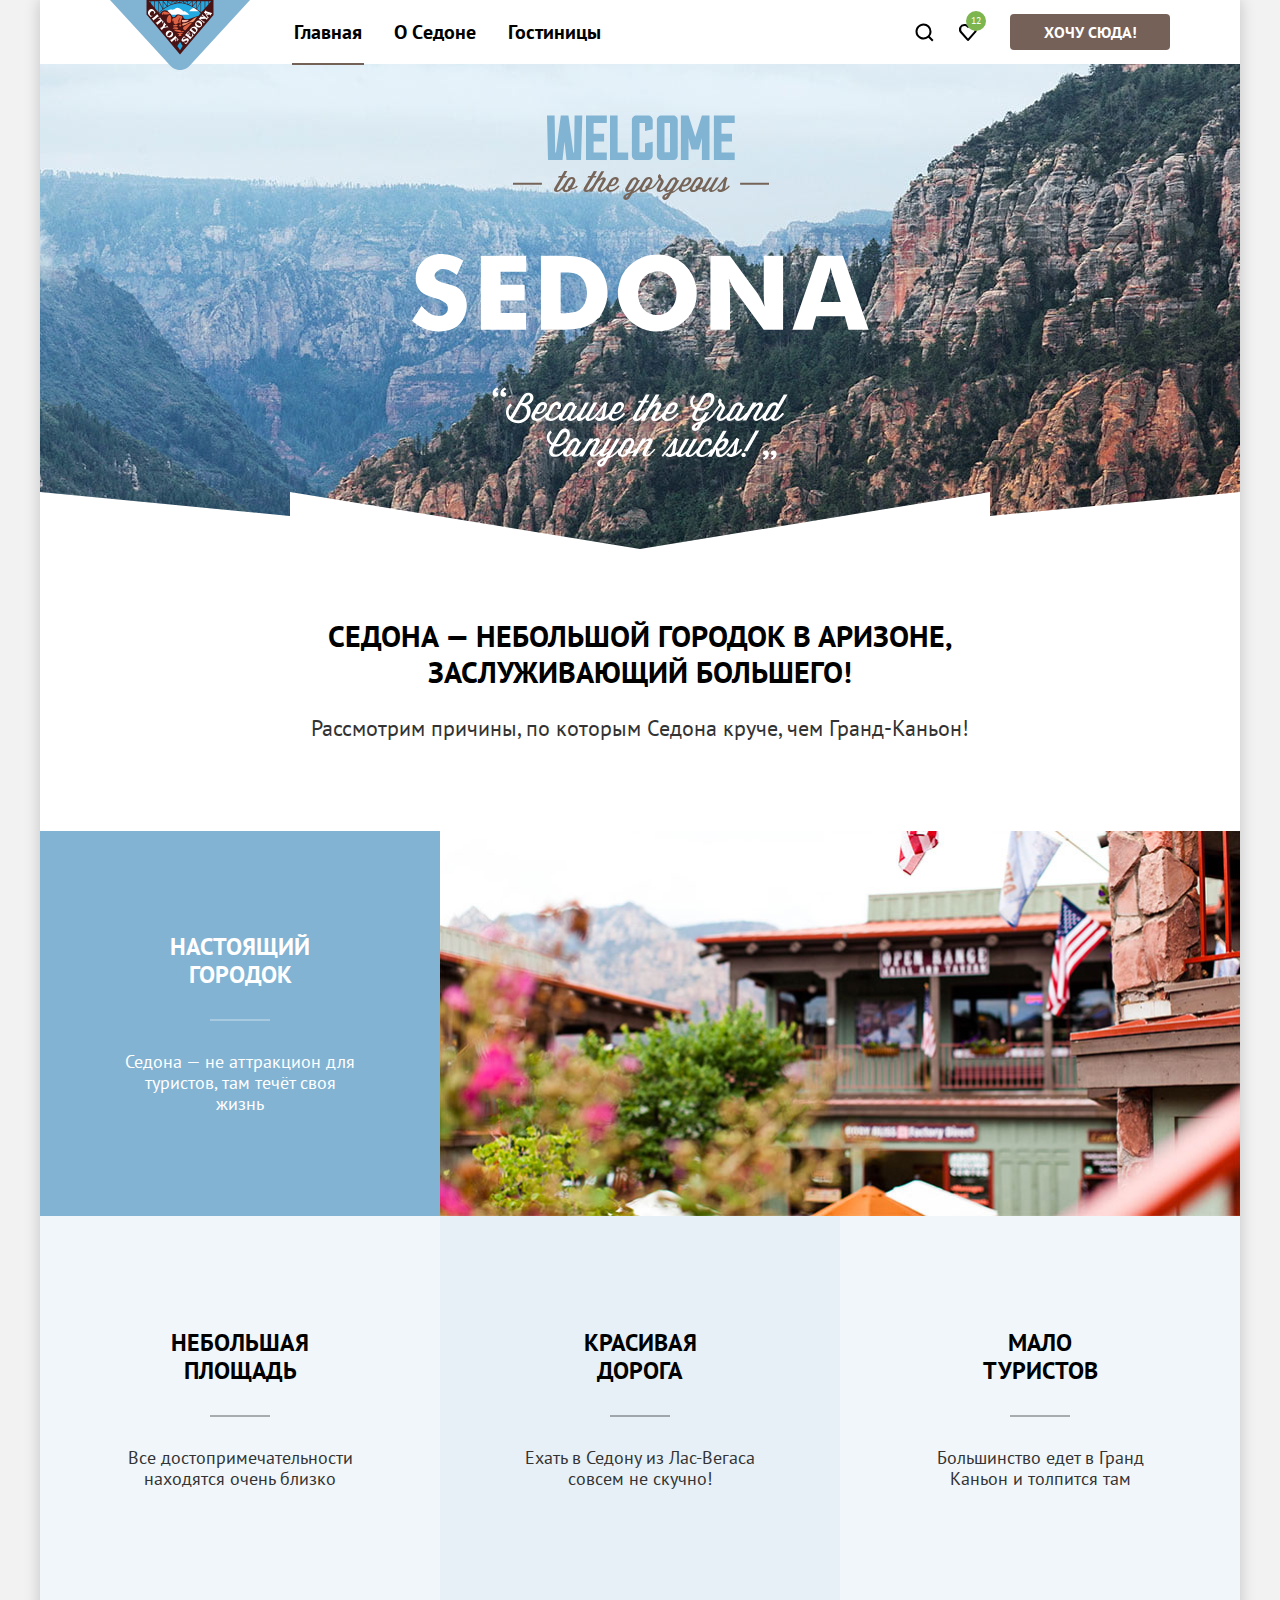
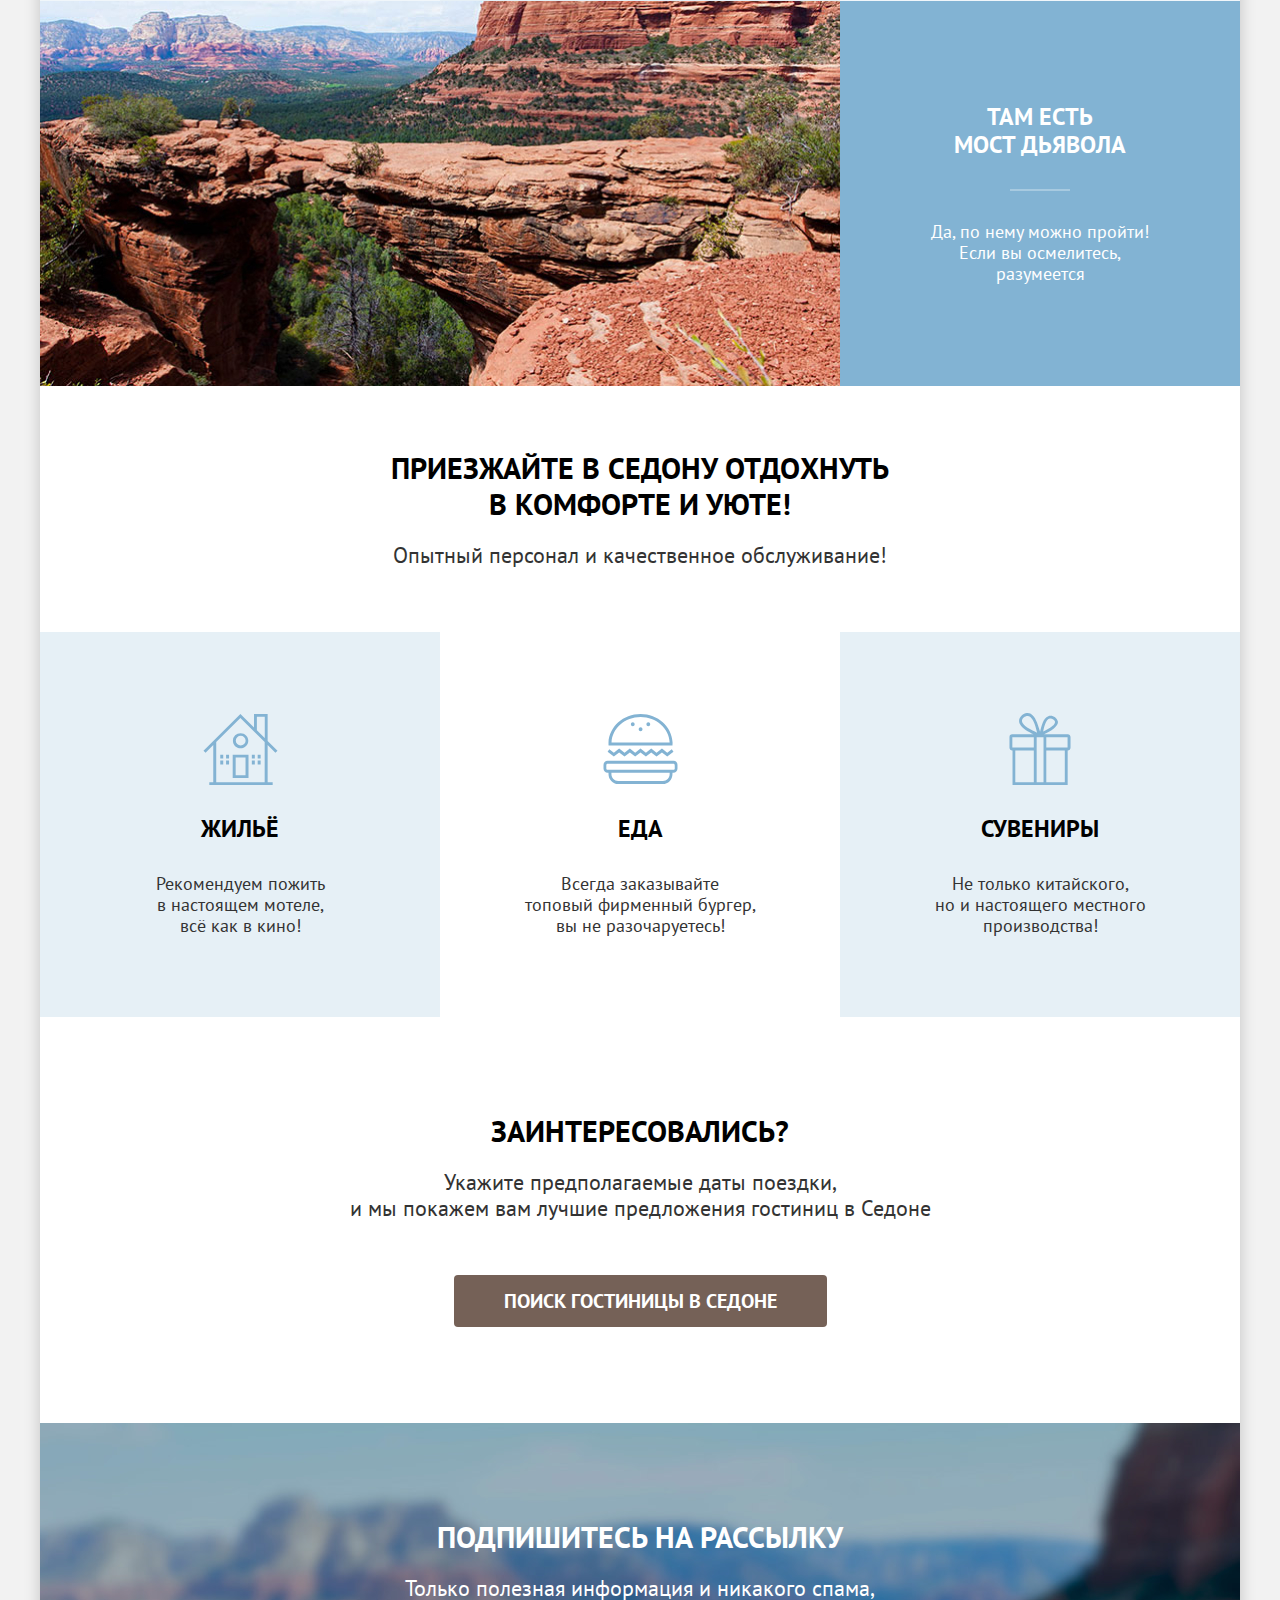
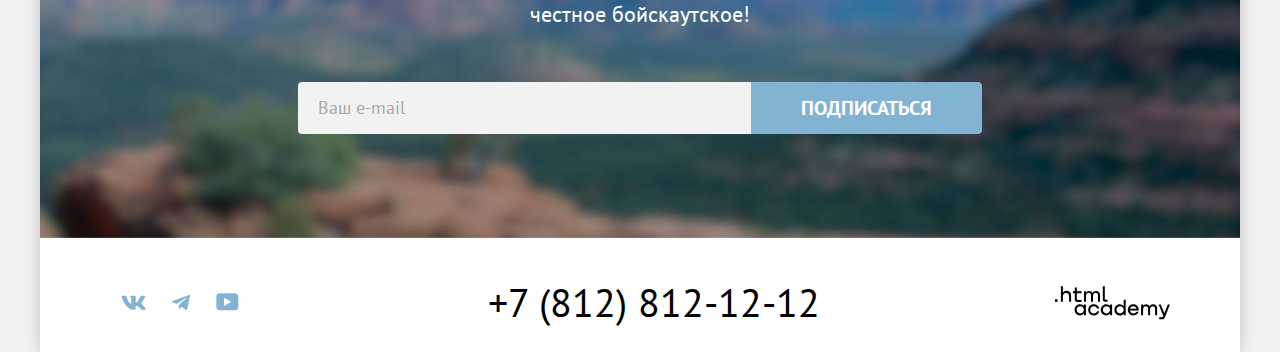
<file: index.html>
<!DOCTYPE html>
<html lang="ru">

  <head>
    <meta charset="utf-8">
    <link rel="icon" href="favicon.ico">
    <link rel="icon" type="image/png" href="images/favicon.png">
    <meta name="viewport" content="width=device-width, initial-scale=1.0">
    <title>Городок Седона</title>
    <link rel="stylesheet" href="styles/styles.css">
  </head>

  <body>
    <div class="page">
      <header class="page-header" data-test="header">
        <a class="header-logo" href="index.html" aria-current="page">
          <img class="page-header-logo" src="images/logotype-sedona.svg" width="140" height="70" alt="Логотип города Седона.">
        </a>
        <!--блок навигации по сайту-->
        <nav class="navigation">
          <ul class="navigation-list">
            <li class="navigation-item">
              <a class="navigation-link navigation-link-current" href="index.html" aria-current="page">Главная</a>
            </li>
            <li class="navigation-item">
              <a class="navigation-link" href="#">О Cедоне</a>
            </li>
            <li class="navigation-item">
              <a class="navigation-link" href="catalog.html">Гостиницы</a>
            </li>
          </ul>
          <!-- ползовательская навигация -->
          <ul class="navigation-user">
            <li class="navigation-user-item">
              <a class="navigation-user-link" href="#">
                <svg class="navigation-icon" aria-hidden="true" focusable="false" width="19" height="19" viewBox="0 0 19 19" xmlns="http://www.w3.org/2000/svg">
                  <path d="m18.5 17-3.7-3.67c1-1.3 1.7-2.98 1.7-4.87A8 8 0 0 0 8.5.5C4.1.5.5 4.18.5 8.56a8 8 0 0 0 12.9 6.26l3.7 3.68 1.4-1.5Zm-10-2.48a6 6 0 0 1-6-5.96 6 6 0 0 1 12 0 6 6 0 0 1-6 5.96Z" />
                </svg>
                <span class="visually-hidden">Поиск</span></a>
            </li>
            <li class="navigation-user-item">
              <a class="navigation-user-link" href="#">
                <svg class="navigation-icon" aria-hidden="true" focusable="false" width="18" height="17" viewBox="0 0 18 17" xmlns="http://www.w3.org/2000/svg">
                  <path d="M8.9 17a1 1 0 0 1-.8-.4l-7-7.9A5.4 5.4 0 0 1 5.5 0C6.8 0 8 .5 9 1.3a5.5 5.5 0 0 1 9 4.1c0 1.3-.5 2.5-1.3 3.4l-7 7.9c-.2.2-.4.3-.8.3Zm-6-9.5L9 14.4l6.2-7c.5-.5.7-1.2.7-2 0-1.8-1.5-3.3-3.3-3.3-1 0-2 .5-2.7 1.3-.3.3-.6.4-.9.4-.3 0-.6-.2-.8-.4a3.7 3.7 0 0 0-2.7-1.3 3.3 3.3 0 0 0-3.3 3.3c-.1.9.3 1.6.7 2.1-.1 0-.1 0 0 0Z" />
                </svg>
                <span class="visually-hidden">Избранное</span>
                <span class="fav-number">12</span>
              </a>
            </li>
          </ul>
        </nav>
        <div class="navigation-button-wrap">
          <a class="navigation-button button" href="#">Хочу сюда!</a>
        </div>
      </header>

      <main class="main-index main-container" data-test="main">
        <!-- секция Hero -->
        <section class="hero" data-test="hero">
          <h1 class="visually-hidden">Седона - город на севере Аризоны</h1>
          <img class="hero-img" src="images/welcome.svg" width="458" height="352" alt="надпись Welcome to the gorgeous Sedona, because the Grand Canyon sucks! на фоне гор.">
        </section>

        <!--секция Преимущества -->
        <section class="advantages" data-test="advantages">
          <h2 class="visually-hidden">Преимущества</h2>
          <div class="advantages-wrap">
            <p class="slogan">Седона — небольшой городок&nbsp;в&nbsp;Аризоне, заслуживающий большего!</p>
            <p class="description">Рассмотрим причины, по которым Седона круче, чем Гранд-Каньон!</p>
          </div>
          <ul class="advantages-list">
            <li class="advantages-item  advantages-photo">
              <div class="advantages-text-block">
                <h3 class="advantages-title decor-title">Настоящий городок</h3>
                <p class="advantages-description advantages-description-light">Седона — не аттракцион для туристов, там течёт своя жизнь</p>
              </div>
              <img class="advantages-img" src="images/advantage-sedona.jpg" width="800" height="385" alt="Дома на фоне гор.">
            </li>
            <li class="advantages-item">
              <h3 class="advantages-title title-dark decor-title">Небольшая площадь</h3>
              <p class="advantages-description">Все достопримечательности находятся очень близко</p>
            </li>
            <li class="advantages-item">
              <h3 class="advantages-title title-dark decor-title">Красивая дорога</h3>
              <p class="advantages-description">Ехать в Седону из Лас-Вегаса совсем не скучно!</p>
            </li>
            <li class="advantages-item">
              <h3 class="advantages-title title-dark decor-title">Мало туристов</h3>
              <p class="advantages-description">Большинство едет в Гранд Каньон и толпится там</p>
            </li>
            <li class="advantages-item advantages-photo advantages-expanded">
              <div class="advantages-text-block">
                <h3 class="advantages-title decor-title">Там есть мост&nbsp;дьявола</h3>
                <p class="advantages-description advantages-description-light">Да, по&nbsp;нему можно пройти! Если вы&nbsp;осмелитесь, разумеется</p>
              </div>
              <img class="advantages-img" src="images/advantage-stone-bridge.jpg" width="800" height="385" alt="Арочный мост из камней, созданный природой.">
            </li>
          </ul>
        </section>

        <!--секция Сервис-->
        <section class="service" data-test="service">
          <div class="service-wrap">
            <h2 class="title service-title title-dark">Приезжайте в Седону отдохнуть<br>в комфорте и уюте!</h2>
            <p class="service-description description">Опытный персонал и качественное обслуживание!</p>
          </div>
          <ul class="service-list">
            <li class="service-item">
              <h3 class="service-item-title title-dark service-title-home service-icon">Жильё</h3>
              <p class="service-item-description">Рекомендуем пожить в&nbsp;настоящем&nbsp;мотеле, всё&nbsp;как&nbsp;в&nbsp;кино!</p>
            </li>
            <li class="service-item">
              <h3 class="service-item-title title-dark service-title-food service-icon">Еда</h3>
              <p class="service-item-description">Всегда заказывайте топовый&nbsp;фирменный&nbsp;бургер, вы не разочаруетесь!</p>
            </li>
            <li class="service-item">
              <h3 class="service-item-title title-dark service-title-souvenir service-icon">Сувениры</h3>
              <p class="service-item-description">Не&nbsp;только китайского, но&nbsp;и&nbsp;настоящего местного производства!</p>
            </li>
          </ul>
        </section>

        <!--секция Поиск гостиницы-->
        <section class="search-hotel" data-test="search">
          <h2 class="title search-title title-dark">Заинтересовались?</h2>
          <p class="description search-description">Укажите предполагаемые даты поездки,<br>и&nbsp;мы&nbsp;покажем&nbsp;вам&nbsp;лучшие предложения гостиниц в Седоне</p>
          <!--вызывает модальное окно-->
          <button class="search-hotel-button button" type="button">поиск гостиницы в Седоне</button>
        </section>

        <!--секция Подписка на рассылку-->
        <section class="subscribe subscribe-main" data-test="subscribe">
          <div class="subscribe-wrap">
            <h2 class="title subscribe-title">Подпишитесь на рассылку</h2>
            <p class="description subscribe-description">Только полезная информация и никакого спама, честное&nbsp;бойскаутское!</p>
          </div>
          <form class="subscribe-form" action="https://echo.htmlacademy.ru/" method="post">
            <label class="visually-hidden" for="e-mail">Введите e-mail</label>
            <input class="subscribe-field field" id="e-mail" placeholder="Ваш e-mail" type="email" name="subscribe-field" required>
            <button class="subscribe-button button" type="submit">Подписаться</button>
          </form>
        </section>
      </main>

      <!-- Footer -->
      <footer class="page-footer" data-test="footer">
        <div class="footer-wrapper">
          <!-- социальные сети -->
          <ul class="social-list">
            <li class="social-item">
              <a class="social-link" href="https://vk.com/htmlacademy">
                <svg class="social-icon" aria-hidden="true" focusable="false" width="25" height="15" viewBox="0 0 25 15" xmlns="http://www.w3.org/2000/svg">
                  <path fill-rule="evenodd" clip-rule="evenodd" d="M24.12 1.8c.16-.54 0-.94-.8-.94H20.7c-.67 0-.98.34-1.15.73 0 0-1.33 3.2-3.22 5.27-.61.6-.9.8-1.23.8-.16 0-.41-.2-.41-.75v-5.1c0-.66-.19-.95-.74-.95H9.82c-.42 0-.67.3-.67.59 0 .62.95.76 1.04 2.51v3.8c0 .83-.15.98-.48.98-.9 0-3.06-3.2-4.34-6.88-.25-.72-.5-1-1.18-1H1.57c-.75 0-.9.34-.9.73 0 .68.89 4.07 4.14 8.55 2.17 3.06 5.23 4.72 8 4.72 1.68 0 1.88-.37 1.88-1v-2.32c0-.74.16-.88.7-.88.38 0 1.05.19 2.6 1.66 1.79 1.75 2.08 2.54 3.08 2.54h2.63c.75 0 1.12-.37.9-1.1-.23-.72-1.08-1.77-2.2-3.02-.62-.71-1.54-1.48-1.82-1.86-.39-.5-.28-.71 0-1.15 0 0 3.2-4.42 3.54-5.93Z" />
                </svg>
                <span class="visually-hidden">Вконтакте</span>
              </a>
            </li>
            <li class="social-item">
              <a class="social-link" href="https://t.me/htmlacademy">
                <svg class="social-icon" aria-hidden="true" focusable="false" width="18" height="16" viewBox="0 0 18 16" xmlns="http://www.w3.org/2000/svg">
                  <path d="M16.79.96.84 7.1c-1.09.44-1.08 1.05-.2 1.32l4.1 1.28 9.47-5.98c.44-.27.85-.13.52.17l-7.68 6.93-.28 4.22c.41 0 .6-.2.83-.41l1.99-1.94 4.13 3.06c.77.42 1.31.2 1.5-.71l2.72-12.8c.28-1.1-.43-1.61-1.16-1.28Z" />
                </svg>
                <span class="visually-hidden">Телеграм</span>
              </a>
            </li>
            <li class="social-item">
              <a class="social-link" href="https://www.youtube.com/user/htmlacademyru">
                <svg class="social-icon" aria-hidden="true" focusable="false" width="23" height="18" viewBox="0 0 23 18" xmlns="http://www.w3.org/2000/svg">
                  <path d="M18.94.36H3.51C1.65.36.33 1.95.33 3.76v10.09c0 1.91 1.32 3.5 3.18 3.5h15.65c1.64 0 3.17-1.59 3.17-3.4V3.76c-.22-1.8-1.53-3.4-3.39-3.4ZM7.99 12.89V4.82l7.34 4.04-7.34 4.03Z" />
                </svg>
                <span class="visually-hidden" lang="en">Youtube</span>
              </a>
            </li>
          </ul>

          <!-- контактный телефон -->
          <div class="phone">
            <a class="link-phone" href="tel:+78128121212">+7 (812) 812-12-12</a>
          </div>

          <!-- логотип разработчика HTML Academy -->
          <p class="logo-about">
            <a class="about-link" href="https://htmlacademy.ru/">
              <svg class="html-academy-logo" role="img" aria-label="логотип разработчика HTML Academy" width="115" height="34" viewBox="0 0 115 34" xmlns="http://www.w3.org/2000/svg">
                <path d="M0 13.2564V15.8564H2.5V13.2564H0Z" />
                <path d="M11.6 4.85645C10 4.85645 8.8 5.55645 8 6.55645H7.9V0.356445H5.9V15.8564H7.9V10.5564C7.9 8.45645 9.2 6.95645 11.2 6.95645C13 6.95645 14.1 8.35645 14.1 10.1564V15.8564H16.1V9.75644C16.2 6.75644 14.3 4.85645 11.6 4.85645Z" />
                <path d="M26.6 5.15645H21.8V1.45645H19.8V5.25645H17.9V7.25645H19.8V13.2564C19.8 14.9564 20.8 15.9564 22.5 15.9564H26.6V13.9564H22.9C22.2 13.9564 21.8 13.5564 21.8 12.8564V7.15645H26.6V5.15645Z" />
                <path d="M41.1 4.95645C39.5 4.95645 38.2 5.75644 37.6 7.05645H37.5C36.9 5.85645 35.7 4.95645 34.1 4.95645C32.7 4.95645 31.6 5.75645 31 6.75645H30.9V5.15645H29V15.7564H31V10.3564C31 8.35645 32 6.85645 33.6 6.85645C35.1 6.85645 36 7.85645 36 9.45645V15.7564H38V10.1564C38 7.75645 39.4 6.85645 40.6 6.85645C42.1 6.85645 43 7.85645 43 9.45645V15.7564H45V9.25644C45.1 6.75644 43.6 4.95645 41.1 4.95645Z" />
                <path d="M47.8 13.0564C47.8 14.7564 48.8 15.7564 50.6 15.7564H52.6V13.7564H50.9C50.2 13.7564 49.8 13.3564 49.8 12.6564V0.356445H47.8V13.0564Z" />
                <path d="M28.9 20.0564C28 18.9564 26.7 18.2564 25 18.2564C21.9 18.2564 19.6 20.5564 19.6 23.8564C19.6 27.1564 21.9 29.4564 25 29.4564C26.8 29.4564 28 28.6564 28.8 27.5564H28.9V29.1564H30.9V18.5564H28.9V20.0564ZM25.3 27.4564C23.1 27.4564 21.7 25.8564 21.7 23.8564C21.7 21.8564 23.1 20.2564 25.3 20.2564C27.5 20.2564 28.9 21.8564 28.9 23.8564C28.9 25.7564 27.5 27.4564 25.3 27.4564Z" />
                <path d="M44.2 22.3564C43.7 19.9564 41.6 18.2564 38.8 18.2564C35.4 18.2564 33.2 20.7564 33.2 23.8564C33.2 26.9564 35.4 29.4564 38.8 29.4564C41.6 29.4564 43.7 27.6564 44.2 25.2564H42.1C41.7 26.5564 40.4 27.5564 38.8 27.5564C36.6 27.5564 35.2 25.9564 35.2 23.9564C35.2 21.9564 36.6 20.3564 38.8 20.3564C40.4 20.3564 41.6 21.3564 42.1 22.5564H44.2V22.3564Z" />
                <path d="M55.1 20.0564C54.2 18.9564 52.9 18.2564 51.2 18.2564C48.1 18.2564 45.8 20.5564 45.8 23.8564C45.8 27.1564 48.1 29.4564 51.2 29.4564C53 29.4564 54.2 28.6564 55 27.5564H55.1V29.1564H57.1V18.5564H55.1V20.0564ZM51.5 27.4564C49.3 27.4564 47.9 25.8564 47.9 23.8564C47.9 21.8564 49.3 20.2564 51.5 20.2564C53.7 20.2564 55.1 21.8564 55.1 23.8564C55.1 25.7564 53.6 27.4564 51.5 27.4564Z" />
                <path d="M68.7 20.1564C67.8 19.0564 66.5 18.2564 64.8 18.2564C61.7 18.2564 59.4 20.5564 59.4 23.8564C59.4 27.1564 61.6 29.4564 64.8 29.4564C66.5 29.4564 67.8 28.6564 68.6 27.6564H68.7V29.1564H70.7V13.7564H68.7V20.1564ZM65.1 27.4564C62.9 27.4564 61.5 25.8564 61.5 23.8564C61.5 21.8564 62.9 20.2564 65.1 20.2564C67.3 20.2564 68.7 21.8564 68.7 23.8564C68.6 25.8564 67.2 27.4564 65.1 27.4564Z" />
                <path d="M78.3 18.2564C75 18.2564 72.8 20.7564 72.8 23.8564C72.8 26.8564 74.9 29.4564 78.3 29.4564C80.8 29.4564 82.8 28.1564 83.5 25.8564H81.4C80.9 26.8564 79.8 27.4564 78.4 27.4564C76.5 27.4564 75.1 26.1564 75 24.5564H83.8C84 20.9564 81.8 18.2564 78.3 18.2564ZM78.3 20.1564C80 20.1564 81.3 21.1564 81.6 22.7564H75.1C75.4 21.2564 76.6 20.1564 78.3 20.1564Z" />
                <path d="M98.2 18.2564C96.6 18.2564 95.3 19.0564 94.6 20.2564H94.5C93.9 19.0564 92.7 18.2564 91.1 18.2564C89.7 18.2564 88.6 18.9564 88 20.0564V18.5564H86.1V29.1564H88.1V23.7564C88.1 21.7564 89.1 20.3564 90.7 20.2564C92.2 20.2564 93.1 21.2564 93.1 22.8564V29.1564H95.1V23.5564C95.1 21.1564 96.5 20.2564 97.7 20.2564C99.2 20.2564 100.1 21.2564 100.1 22.8564V29.1564H102.1V22.6564C102.2 20.0564 100.7 18.2564 98.2 18.2564Z" />
                <path d="M109.4 27.3564L105.8 18.4564H103.6L108.4 30.0564C108.1 30.9564 107.7 31.2564 106.7 31.2564H104.2V33.2564H106.7C108.5 33.2564 109.5 32.4564 110.2 30.6564L114.9 18.4564H112.8L109.4 27.3564Z" />
              </svg>
            </a>
          </p>
        </div>
      </footer>
    </div>
  </body>

</html>
</file>
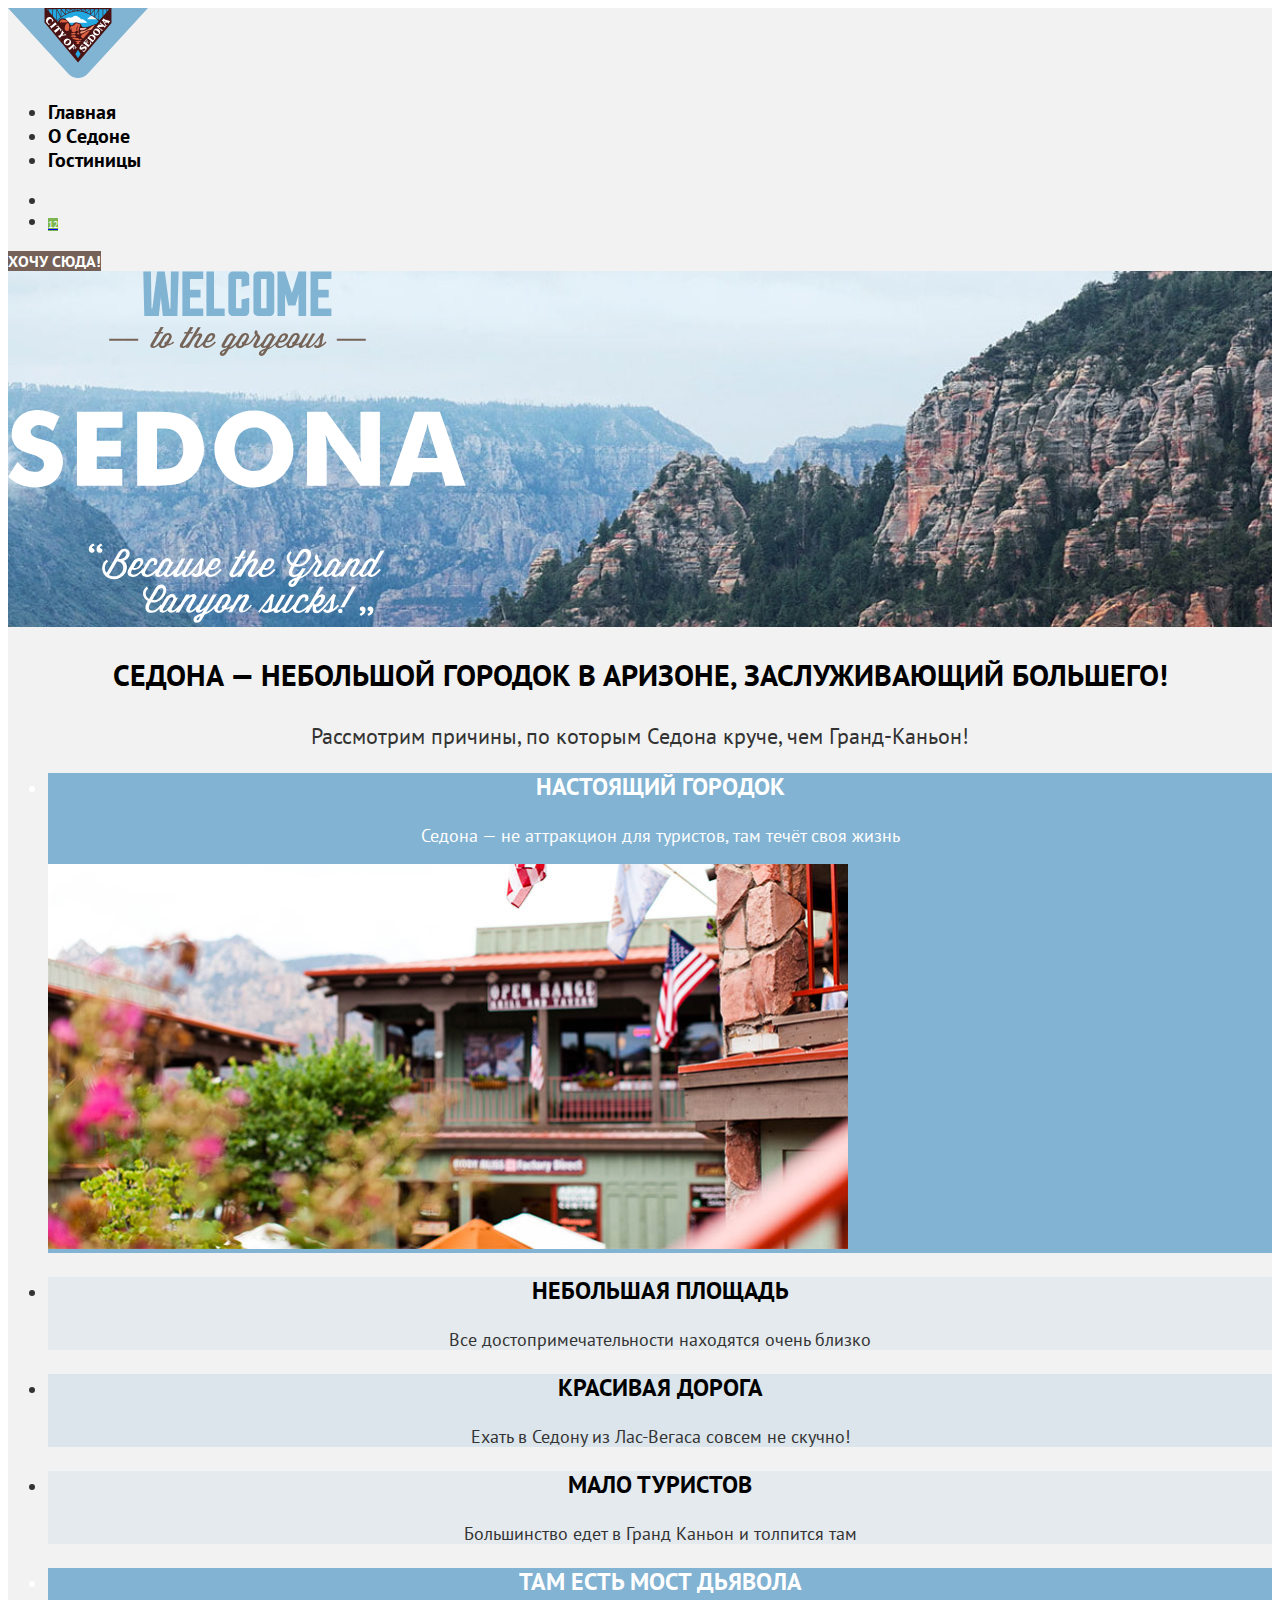
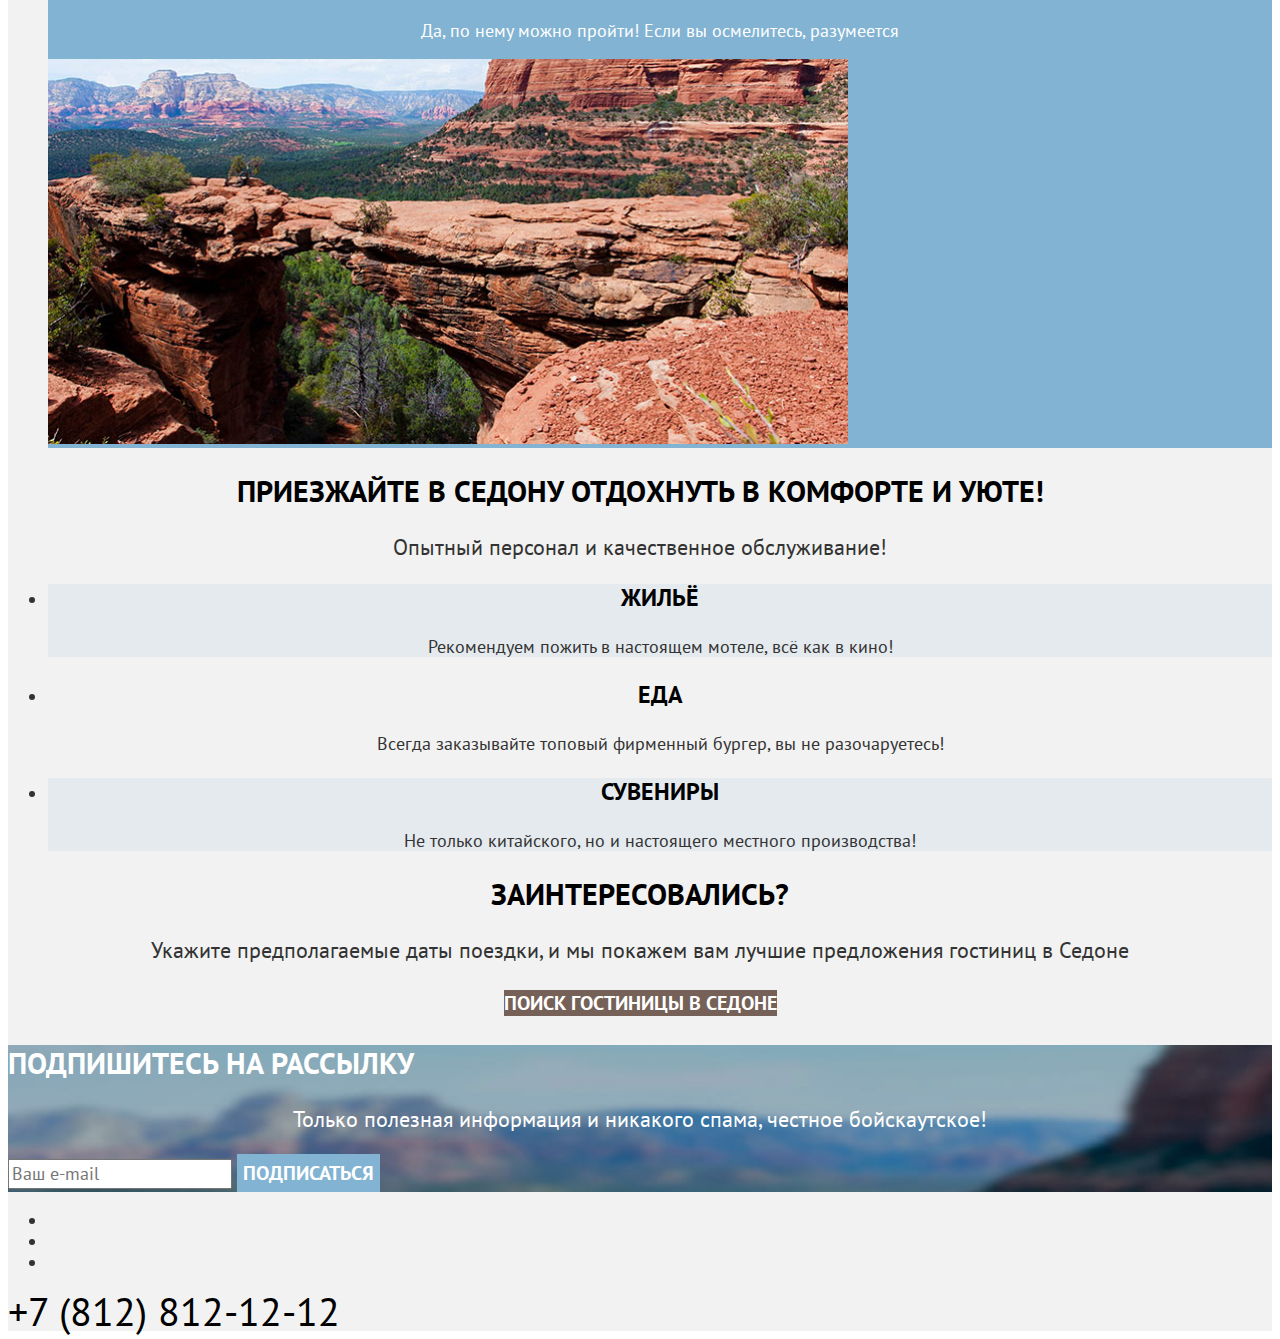
<file: 2465693-sedona-39-master/index.html>
<!DOCTYPE html>
<html lang="ru">

  <head>
    <meta charset="utf-8">
    <link rel="icon" type="image/x-icon" href="images/icons/favicon.svg">
    <title>Городок Седона</title>
    <link rel="stylesheet" href="styles/styles.css">
  </head>

  <body>
    <div class="fond">
      <header data-test="header">
        <!--логотип Седона без возможности перехода на главную страницу сайта, т.к. на ней находимся-->
        <a class="header-logo" href="index.html" aria-current="page">
          <img class="page-header-logo" src="images/logotype-sedona.svg" width="140" height="70"
            alt="Логотип города Седона">
        </a>
        <!--блок навигации-->
        <nav class="navigation">
          <ul class="navigation-list">
            <li class="navigation-item">
              <a class="navigation-link navigation-link-current" href="index.html" aria-current="page">Главная</a>
            </li>
            <li class="navigation-item">
              <a class="navigation-link" href="#">О Cедоне</a>
            </li>
            <li class="navigation-item">
              <a class="navigation-link" href="catalog.html">Гостиницы</a>
            </li>
          </ul>
          <ul class="navigation-list navigation-user">
            <li class="navigation-user-item">
              <a class="navigation-user-link" href="#"><span class="visually-hidden">Поиск</span></a>
            </li>
            <li class="navigation-user-item">
              <a class="navigation-user-link" href="#">
                <span class="visually-hidden">Избранное</span>
                <span class="fav-number">12</span>
              </a>
            </li>
          </ul>
        </nav>
        <!--Переход по ссылке Я хочу! скролит к якорю установленному на секции поиск гостиницы -->
        <a class="navigation-user-link button" href="#search">Хочу сюда!</a>
      </header>
      <main class="main-index" data-test="main">
        <section class="hero" data-test="hero">
          <h1 class="visually-hidden">Седона - город на севере Аризоны</h1>
          <img class="hero-img" src="images/welcome.svg" width="458" height="352"
            alt="надпись Welcome to the gorgeous Sedona, because the Grand Canyon sucks! на фоне гор">
        </section>
        <!--секция Преимущества -->
        <section class="advantages" data-test="advantages">
          <h2 class="visually-hidden">Преимущества</h2>
          <p class="slogan">Седона — небольшой городок в Аризоне, заслуживающий большего!</p>
          <p class="description">Рассмотрим причины, по которым Седона круче, чем Гранд-Каньон!</p>
          <ul class="advantages-list">
            <li class="advantages-item advantages-photo">
              <h3 class="advantages-title">Настоящий городок</h3>
              <p class="advantages-description-white">Седона — не аттракцион для туристов, там течёт своя жизнь</p>
              <img class="advantages-article-img" src="images/advantage-sedona.jpg" width="800" height="385"
                alt="Дома на фоне гор">
            </li>
            <li class="advantages-item item-light">
              <h3 class="advantages-title title-black">Небольшая площадь</h3>
              <p class="advantages-description">Все достопримечательности находятся очень близко</p>
            </li>
            <li class="advantages-item item-dark">
              <h3 class="advantages-title title-black">Красивая дорога</h3>
              <p class="advantages-description">Ехать в Седону из Лас-Вегаса совсем не скучно!</p>
            </li>
            <li class="advantages-item item-light">
              <h3 class="advantages-title title-black">Мало туристов</h3>
              <p class="advantages-description">Большинство едет в Гранд Каньон и толпится там</p>
            </li>
            <li class="advantages-item advantages-photo">
              <h3 class="advantages-title">Там есть мост дьявола</h3>
              <p class="advantages-description-white">Да, по нему можно пройти! Если вы осмелитесь, разумеется</p>
              <img class="advantages-article-img" src="images/advantage-stone-bridge.jpg" width="800" height="385"
                alt="Арочный мост из камней, созданный природой">
            </li>
          </ul>
        </section>
        <!--секция Сервис-->
        <section class="service">
          <h2 class="service-title title-black">Приезжайте в Седону отдохнуть в комфорте и уюте!</h2>
          <p class="description">Опытный персонал и качественное обслуживание!</p>
          <ul class="service-list">
            <li class="service-item item-light">
              <h3 class="service-item-title title-black">Жильё</h3>
              <p class="service-item-description">Рекомендуем пожить в настоящем мотеле, всё как в кино!</p>
            </li>
            <li class="service-item">
              <h3 class="service-item-title title-black">Еда</h3>
              <p class="service-item-description">Всегда заказывайте топовый фирменный бургер, вы не разочаруетесь!</p>
            </li>
            <li class="service-item item-light">
              <h3 class="service-item-title title-black">Сувениры</h3>
              <p class="service-item-description">Не только китайского, но и настоящего местного производства!</p>
            </li>
          </ul>
        </section>
        <!--секция Поиск гостиницы-->
        <section class="search-hotel" id="search" data-test="search">
          <h2 class="title title-black">Заинтересовались?</h2>
          <p class="description">Укажите предполагаемые даты поездки, и мы покажем вам лучшие предложения
            гостиниц в Седоне</p>
          <!--вызывает модальное окно-->
          <a class="search-hotel-button button" href="#">поиск гостиницы в Седоне</a>
        </section>
        <!--секция Подписка на рассылку-->
        <section class="subscribe" data-test="subscribe">
          <h2 class="title">Подпишитесь на рассылку</h2>
          <p class="description">Только полезная информация и никакого спама, честное бойскаутское!</p>
          <form class="subscribe-form" action="https://echo.htmlacademy.ru/" method="post">
            <label class="visually-hidden" for="e-mail">Введите e-mail</label>
            <input class="subscribe-field" id="e-mail" placeholder="Ваш e-mail" type="email" name="subscribe-field"
              required>
            <button class="subscribe-button" type="submit">Подписаться</button>
          </form>
        </section>
      </main>
      <footer data-test="footer">
        <ul class="social-list">
          <li class="social-item">
            <a class="social-link" href="https://vk.com/htmlacademy">
              <span class="visually-hidden">Вконтакте</span>
            </a>
          </li>
          <li class="social-item">
            <a class="social-link" href="https://t.me/htmlacademy">
              <span class="visually-hidden">Телеграм</span>
            </a>
          </li>
          <li class="social-item">
            <a class="social-link" href="https://www.youtube.com/user/htmlacademyru">
              <span class="visually-hidden" lang="en">Youtube</span>
            </a>
          </li>
        </ul>
        <a class="link-phone" href="tel:+78128121212">+7 (812) 812-12-12</a>
        <a class="about-link" href="https://htmlacademy.ru/">
          <span class="visually-hidden">Логотип разработчика HTML Academy</span>
        </a>
      </footer>
    </div>
  </body>

</html>
</file>
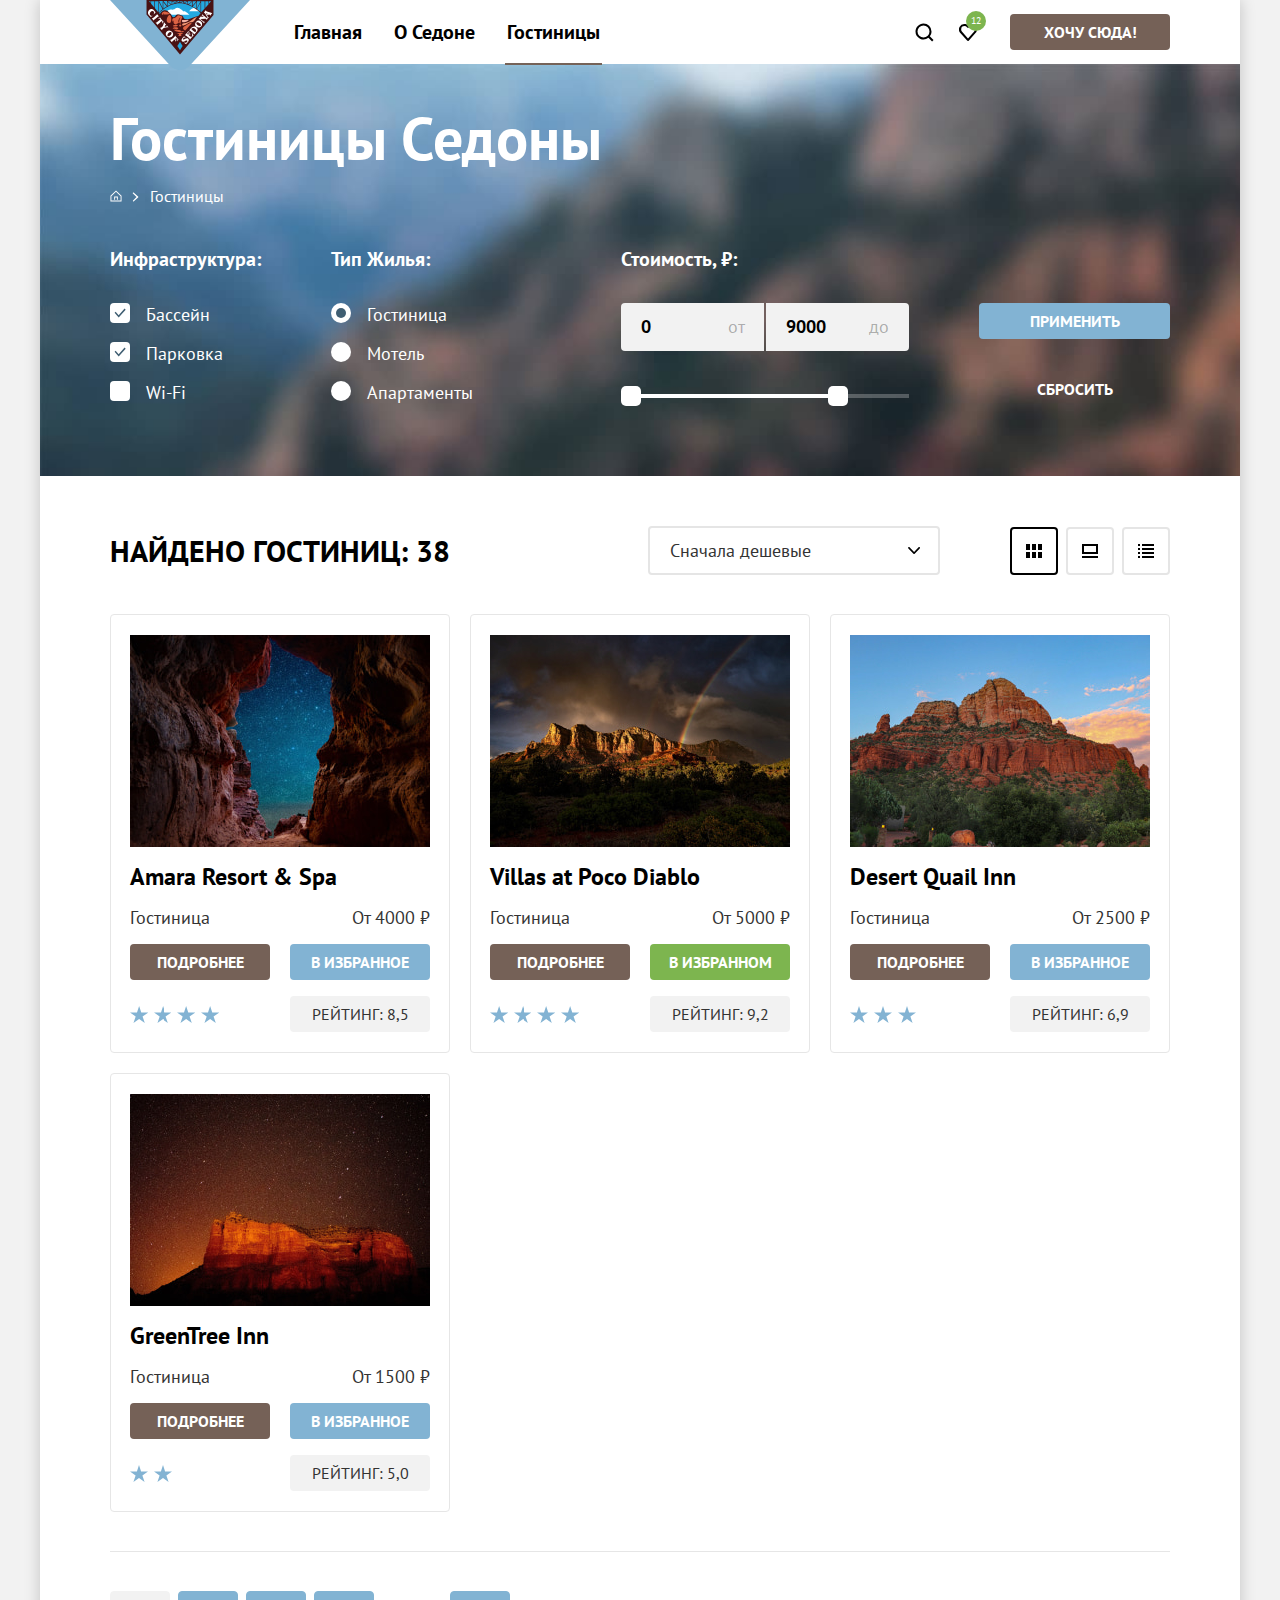
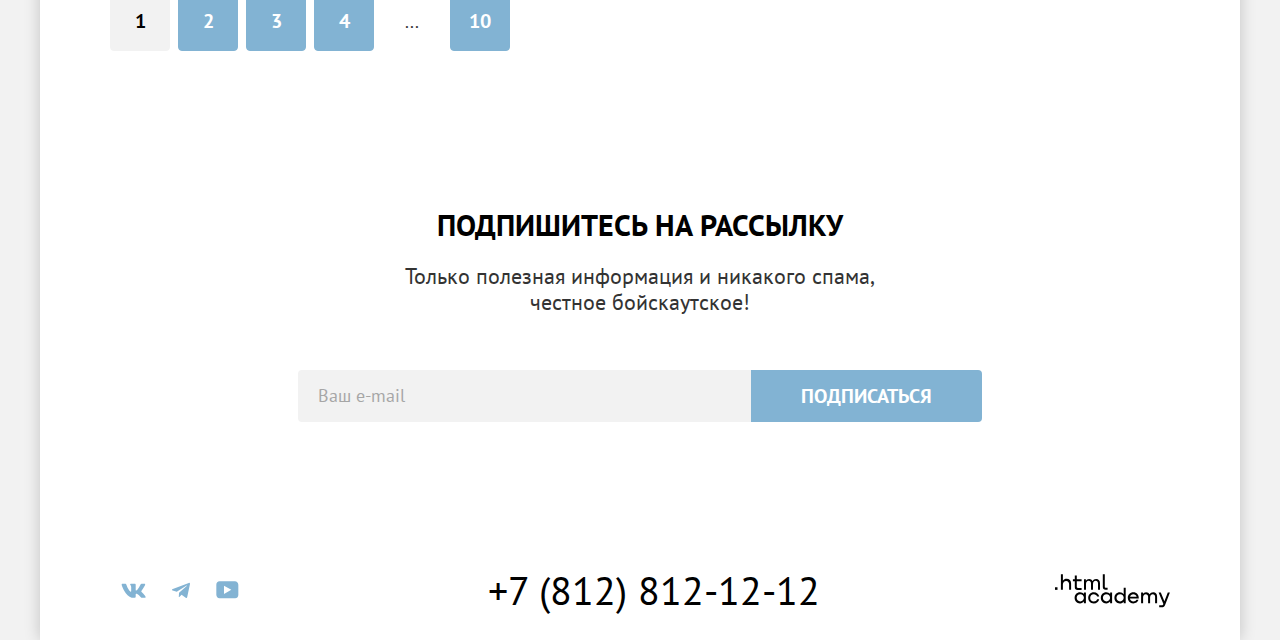
<file: catalog.html>
<!DOCTYPE html>
<html lang="ru">

  <head>
    <meta charset="UTF-8">
    <link rel="icon" href="favicon.ico">
    <link rel="icon" type="image/png" href="images/favicon.png">
    <meta name="viewport" content="width=device-width, initial-scale=1.0">
    <title>Гостиницы Седоны</title>
    <link rel="stylesheet" href="styles/styles.css">
  </head>

  <body>
    <div class="page">
      <header class="page-header" data-test="header">
        <!--логотип Седона с возможностью перехода на главную страницу сайта-->
        <a class="header-logo" href="index.html">
          <img class="page-header-logo" src="images/logotype-sedona.svg" width="140" height="70" alt="Логотип города Седона.">
        </a>
        <!--блок навигации по сайту-->
        <nav class="navigation">
          <ul class="navigation-list">
            <li class="navigation-item">
              <a class="navigation-link" href="index.html">Главная</a>
            </li>
            <li class="navigation-item">
              <a class="navigation-link" href="#">О Седоне</a>
            </li>
            <li class="navigation-item">
              <a class="navigation-link navigation-link-current" href="#" aria-current="page">Гостиницы</a>
            </li>
          </ul>

          <!-- пользовательская навигация -->
          <ul class="navigation-user">
            <li class="navigation-user-item">
              <a class="navigation-user-link" href="#">
                <svg class="navigation-icon" aria-hidden="true" focusable="false" width="19" height="19" viewBox="0 0 19 19" xmlns="http://www.w3.org/2000/svg">
                  <path d="m18.5 17-3.7-3.67c1-1.3 1.7-2.98 1.7-4.87A8 8 0 0 0 8.5.5C4.1.5.5 4.18.5 8.56a8 8 0 0 0 12.9 6.26l3.7 3.68 1.4-1.5Zm-10-2.48a6 6 0 0 1-6-5.96 6 6 0 0 1 12 0 6 6 0 0 1-6 5.96Z" />
                </svg>
                <span class="visually-hidden">Поиск</span>
              </a>
            </li>
            <li class="navigation-user-item">
              <a class="navigation-user-link" href="#">
                <svg class="navigation-icon" aria-hidden="true" focusable="false" width="18" height="17" viewBox="0 0 18 17" xmlns="http://www.w3.org/2000/svg">
                  <path d="M8.9 17a1 1 0 0 1-.8-.4l-7-7.9A5.4 5.4 0 0 1 5.5 0C6.8 0 8 .5 9 1.3a5.5 5.5 0 0 1 9 4.1c0 1.3-.5 2.5-1.3 3.4l-7 7.9c-.2.2-.4.3-.8.3Zm-6-9.5L9 14.4l6.2-7c.5-.5.7-1.2.7-2 0-1.8-1.5-3.3-3.3-3.3-1 0-2 .5-2.7 1.3-.3.3-.6.4-.9.4-.3 0-.6-.2-.8-.4a3.7 3.7 0 0 0-2.7-1.3 3.3 3.3 0 0 0-3.3 3.3c-.1.9.3 1.6.7 2.1-.1 0-.1 0 0 0Z" />
                </svg>
                <span class="visually-hidden">Избранное</span>
                <span class="fav-number">12</span>
              </a>
            </li>
          </ul>
        </nav>
        <div class="navigation-button-wrap">
          <a class="navigation-button button" href="#">Хочу сюда!</a>
        </div>
      </header>

      <main class="main-inner main-container" data-test="main">
        <div class="wrap">
          <header class="inner-header">
            <h1 class="inner-header-title">Гостиницы Седоны</h1>
            <!--"хлебные крошки"-->
            <ol class="breadcrumbs">
              <li class="breadcrumbs-item">
                <a class="breadcrumbs-link breadcrumbs-home" href="index.html">
                  <span class="visually-hidden">Главная</span>
                </a>
              </li>
              <li class="breadcrumbs-item">
                <a class="breadcrumbs-link" aria-current="page" href="#">Гостиницы</a>
              </li>
            </ol>
          </header>

          <!--секция с фильтрами-->
          <section class="filters" data-test="filter">
            <h2 class="visually-hidden">Блок с фильтрами для поиска</h2>
            <form class="catalog-filter" data-test="filter" action="https://echo.htmlacademy.ru/" method="get">
              <!-- блок Инфрастуктура -->
              <fieldset class="catalog-filter-group first-filter">
                <legend class="catalog-filter-title">Инфраструктура:</legend>
                <ul class="catalog-filter-list">
                  <li class="catalog-filter-item">
                    <label class="control">
                      <input class="control-input" type="checkbox" name="basin" checked>
                      <span class="control-label">Бассейн</span>
                    </label>
                  </li>
                  <li class="catalog-filter-item">
                    <label class="control">
                      <input class="control-input" type="checkbox" name="parking" checked>
                      <span class="control-label">Парковка</span>
                    </label>
                  </li>
                  <li class="catalog-filter-item">
                    <label class="control">
                      <input class="control-input" type="checkbox" name="wi-fi">
                      <span class="control-label">Wi-Fi</span>
                    </label>
                  </li>
                </ul>
              </fieldset>
              <!-- блок тип Жилья -->
              <fieldset class="catalog-filter-group second-filter">
                <legend class="catalog-filter-title">Тип Жилья:</legend>
                <ul class="catalog-filter-list">
                  <li class="catalog-filter-item">
                    <label class="control">
                      <input class="control-input" type="radio" name="house-type" value="guesthouse" checked>
                      <span class="control-label">Гостиница</span>
                    </label>
                  </li>
                  <li class="catalog-filter-item">
                    <label class="control">
                      <input class="control-input" type="radio" name="house-type" value="hotel">
                      <span class="control-label">Мотель</span>
                    </label>
                  </li>
                  <li class="catalog-filter-item">
                    <label class="control">
                      <input class="control-input" type="radio" name="house-type" value="apartments">
                      <span class="control-label">Апартаменты</span>
                    </label>
                  </li>
                </ul>
              </fieldset>
              <!-- блок фильтра по ценам -->
              <div class="price-filter">
                <fieldset class="catalog-price-filter">
                  <legend class="catalog-filter-title">Стоимость, ₽:</legend>
                  <div class="range">
                    <div class="range-wrapper-inputs">
                      <label class="label-min label" for="min-price">от</label>
                      <input class="range-input min-price field" type="number" value="0" placeholder="0" id="min-price" name="min-price">
                      <label class="label-max label" for="max-price">до</label>
                      <input class="range-input max-price field" type="number" value="9000" placeholder="9000" id="max-price" name="max-price">
                    </div>
                    <div class="range-scale">
                      <div class="range-bar" style="left: 0; width: 226px">
                        <button class="range-toogle toogle-min" type="button">
                          <span class="visually-hidden">Изменить минимальную цену.</span>
                        </button>
                        <button class="range-toogle toogle-max" type="button">
                          <span class="visually-hidden">Изменить максимальную цену.</span>
                        </button>
                      </div>
                    </div>
                  </div>
                </fieldset>
                <!--кнопка с типом submit выполняет выборку по заданным критериям, с типом reset выполняет сброс на параметры по умолчанию-->
                <div class="filter-submit-button">
                  <button class="button button-filter btn-submit" type="submit">Применить</button>
                  <button class="button btn-reset button-filter" type="reset">Сбросить</button>
                </div>
              </div>
            </form>
          </section>
        </div>

        <!-- Каталог -->
        <section class="catalog" data-test="catalog">
          <div class="catalog-container">
            <div class="title-sort-view">
              <h2 class="title catalog-title title-dark">Найдено гостиниц: <span class="find-hotels-result">38</span>
              </h2>
              <!--блок сортировки -->
              <select class="select-control" aria-label="Сортировка">
                <option value="low-cost">Сначала дешевые</option>
                <option value="high-cost">Сначала дорогие</option>
                <option value="popular">Сначала популярные</option>
              </select>
              <!--блок выбора отображения результата поиска (список, карточки, подробно). -->
              <ul class="catalog-view-buttons">
                <li class="catalog-view-item">
                  <a class="catalog-view-button button-grid catalog-view-current button" href="#">
                    <span class="visually-hidden">Показать карточки</span>
                  </a>
                </li>
                <li class="catalog-view-item">
                  <a class="catalog-view-button button-detail button" href="#">
                    <span class="visually-hidden">Показать подробно</span>
                  </a>
                </li>
                <li class="catalog-view-item">
                  <a class="catalog-view-button button-list button" href="#">
                    <span class="visually-hidden">Показать список</span>
                  </a>
                </li>
              </ul>
            </div>

            <!--список карточек гостиниц, в результате поиска-->
            <ul class="hotel-list">
              <li class="hotel-item">
                <a class="hotel-link" href="#" tabindex="-1">
                  <img class="hotel-card-img" src="images/card-amara.jpg" width="300" height="212" alt="Вид из пещеры на звездное небо.">
                  <h3 class="hotel-card-title title-dark">Amara Resort & Spa</h3>
                </a>
                <p class="hotel-card-description">
                  <span class="hotel-card-type">Гостиница</span>
                  <span class="hotel-card-price">От&nbsp;4000&nbsp;₽</span>
                </p>
                  <!--ссылка выполняет переход на гостиницу с подробным описанием и фото-->
                <a class="button form-style details-btn" href="#">Подробнее</a>
                  <!--кнопка добавлет в избранное, переход не выполняется, обработка в JS-->
                <button class="fav-button blue-btn button form-style" type="button">В избранное</button>
                <div class="rating-hotel-card">
                  <div class="star star-4" role="img" aria-label="4 звезды">
                    <span class="visually-hidden">4 звезды.</span>
                  </div>
                  <p class="rating-value form-style">Рейтинг: 8,5</p>
                </div>
              </li>

              <li class="hotel-item">
                <a class="hotel-link" href="#" tabindex="-1">
                  <img class="hotel-card-img" src="images/card-villas-hotel.jpg" width="300" height="212" alt="Радуга на фоне гор на восходе.">
                  <h3 class="hotel-card-title title-dark">Villas at Poco Diablo</h3>
                </a>
                <p class="hotel-card-description">
                  <span class="hotel-card-type">Гостиница</span>
                  <span class="hotel-card-price">От&nbsp;5000&nbsp;₽</span>
                </p>
                <a class="button form-style details-btn" href="#">Подробнее</a>
                <button class="fav-button fav-button-click button form-style" type="button">В избранном</button>
                <div class="rating-hotel-card">
                  <div class="star star-4" role="img" aria-label="4 звезды">
                    <span class="visually-hidden">4 звезды.</span>
                  </div>
                  <p class="rating-value form-style">Рейтинг: 9,2</p>
                </div>
              </li>

              <li class="hotel-item">
                <a class="hotel-link" href="#" tabindex="-1">
                  <img class="hotel-card-img" src="images/card-desert-hotel.jpg" width="300" height="212" alt="Закат на фоне гор.">
                  <h3 class="hotel-card-title title-dark">Desert Quail Inn</h3>
                </a>
                <p class="hotel-card-description">
                  <span class="hotel-card-type">Гостиница</span>
                  <span class="hotel-card-price">От&nbsp;2500&nbsp;₽</span>
                </p>
                <a class="button form-style details-btn" href="#">Подробнее</a>
                <button class="fav-button blue-btn button form-style" type="button">В избранное</button>
                <div class="rating-hotel-card">
                  <div class="star star-3" role="img" aria-label="3 звезды">
                    <span class="visually-hidden">3 звезды.</span>
                  </div>
                  <p class="rating-value form-style">Рейтинг: 6,9</p>
                </div>
              </li>

              <li class="hotel-item">
                <a class="hotel-link" href="#" tabindex="-1">
                  <img class="hotel-card-img" src="images/card-greentree-hotel.jpg" width="300" height="212" alt="Звездное ночное небо на фоне гор.">
                  <h3 class="hotel-card-title title-dark">GreenTree Inn</h3>
                </a>
                <p class="hotel-card-description">
                  <span class="hotel-card-type">Гостиница</span>
                  <span class="hotel-card-price">От&nbsp;1500&nbsp;₽</span>
                </p>
                <a class="button form-style details-btn" href="#">Подробнее</a>
                <button class="fav-button blue-btn button form-style" type="button">В избранное</button>
                <div class="rating-hotel-card">
                  <div class="star star-2" role="img" aria-label="2 звезды">
                    <span class="visually-hidden">2 звезды.</span>
                  </div>
                  <p class="rating-value form-style">Рейтинг: 5,0</p>
                </div>
              </li>
            </ul>

            <!--блок пагинации-->
            <ol class="pagination">
              <li class="pagination-item">
                <a class="pagination-link pagination-current" aria-current="page">1</a>
              </li>
              <li class="pagination-item">
                <a class="pagination-link" href="#">2</a>
              </li>
              <li class="pagination-item">
                <a class="pagination-link" href="#">3</a>
              </li>
              <li class="pagination-item">
                <a class="pagination-link" href="#">4</a>
              </li>
              <li class="pagination-item">
                <span class="pagination-other">...</span>
              </li>
              <li class="pagination-item">
                <a class="pagination-link" href="#">10</a>
              </li>
            </ol>
          </div>
        </section>

        <!--секция Подписка на рассылку-->
        <section class="subscribe" data-test="subscribe">
          <div class="subscribe-wrap">
            <h2 class="title subscribe-title title-dark">Подпишитесь на рассылку</h2>
            <p class="description subscribe-description">Только полезная информация и никакого спама, честное&nbsp;бойскаутское!</p>
          </div>
          <form class="subscribe-form" action="https://echo.htmlacademy.ru/" method="post">
            <label class="visually-hidden" for="e-mail">Введите e-mail</label>
            <input class="subscribe-field field" id="e-mail" placeholder="Ваш e-mail" type="email" name="subscribe-field" required>
            <button class="subscribe-button button" type="submit">Подписаться</button>
          </form>
        </section>
      </main>

      <!-- Footer -->
      <footer class="page-footer" data-test="footer">
        <!--секция мы в социальных сетях-->
        <div class="footer-wrapper">
          <ul class="social-list">
            <li class="social-item">
              <a class="social-link" href="https://vk.com/htmlacademy">
                <svg class="social-icon" aria-hidden="true" focusable="false" width="25" height="15" viewBox="0 0 25 15" xmlns="http://www.w3.org/2000/svg">
                  <path fill-rule="evenodd" clip-rule="evenodd" d="M24.12 1.8c.16-.54 0-.94-.8-.94H20.7c-.67 0-.98.34-1.15.73 0 0-1.33 3.2-3.22 5.27-.61.6-.9.8-1.23.8-.16 0-.41-.2-.41-.75v-5.1c0-.66-.19-.95-.74-.95H9.82c-.42 0-.67.3-.67.59 0 .62.95.76 1.04 2.51v3.8c0 .83-.15.98-.48.98-.9 0-3.06-3.2-4.34-6.88-.25-.72-.5-1-1.18-1H1.57c-.75 0-.9.34-.9.73 0 .68.89 4.07 4.14 8.55 2.17 3.06 5.23 4.72 8 4.72 1.68 0 1.88-.37 1.88-1v-2.32c0-.74.16-.88.7-.88.38 0 1.05.19 2.6 1.66 1.79 1.75 2.08 2.54 3.08 2.54h2.63c.75 0 1.12-.37.9-1.1-.23-.72-1.08-1.77-2.2-3.02-.62-.71-1.54-1.48-1.82-1.86-.39-.5-.28-.71 0-1.15 0 0 3.2-4.42 3.54-5.93Z" />
                </svg>
                <span class="visually-hidden">Вконтакте</span>
              </a>
            </li>
            <li class="social-item">
              <a class="social-link" href="https://t.me/htmlacademy">
                <svg class="social-icon" aria-hidden="true" focusable="false" width="18" height="16" viewBox="0 0 18 16" xmlns="http://www.w3.org/2000/svg">
                  <path d="M16.79.96.84 7.1c-1.09.44-1.08 1.05-.2 1.32l4.1 1.28 9.47-5.98c.44-.27.85-.13.52.17l-7.68 6.93-.28 4.22c.41 0 .6-.2.83-.41l1.99-1.94 4.13 3.06c.77.42 1.31.2 1.5-.71l2.72-12.8c.28-1.1-.43-1.61-1.16-1.28Z" />
                </svg>
                <span class="visually-hidden">Телеграм</span>
              </a>
            </li>
            <li class="social-item">
              <a class="social-link" href="https://www.youtube.com/user/htmlacademyru">
                <svg class="social-icon" aria-hidden="true" focusable="false" width="23" height="18" viewBox="0 0 23 18" xmlns="http://www.w3.org/2000/svg">
                  <path d="M18.94.36H3.51C1.65.36.33 1.95.33 3.76v10.09c0 1.91 1.32 3.5 3.18 3.5h15.65c1.64 0 3.17-1.59 3.17-3.4V3.76c-.22-1.8-1.53-3.4-3.39-3.4ZM7.99 12.89V4.82l7.34 4.04-7.34 4.03Z" />
                </svg>
                <span class="visually-hidden" lang="en">Youtube</span>
              </a>
            </li>
          </ul>
          <!-- телефон для контакта -->
          <div class="phone">
            <a class="link-phone" href="tel:+78128121212">+7 (812) 812-12-12</a>
          </div>
          <!-- логотип разработчика HTML Academy -->
          <p class="logo-about">
            <a class="about-link" href="https://htmlacademy.ru/">
              <svg class="html-academy-logo" role="img" aria-label="логотип разработчика HTML Academy" width="115" height="34" viewBox="0 0 115 34" xmlns="http://www.w3.org/2000/svg">
                <path d="M0 13.2564V15.8564H2.5V13.2564H0Z" />
                <path d="M11.6 4.85645C10 4.85645 8.8 5.55645 8 6.55645H7.9V0.356445H5.9V15.8564H7.9V10.5564C7.9 8.45645 9.2 6.95645 11.2 6.95645C13 6.95645 14.1 8.35645 14.1 10.1564V15.8564H16.1V9.75644C16.2 6.75644 14.3 4.85645 11.6 4.85645Z" />
                <path d="M26.6 5.15645H21.8V1.45645H19.8V5.25645H17.9V7.25645H19.8V13.2564C19.8 14.9564 20.8 15.9564 22.5 15.9564H26.6V13.9564H22.9C22.2 13.9564 21.8 13.5564 21.8 12.8564V7.15645H26.6V5.15645Z" />
                <path d="M41.1 4.95645C39.5 4.95645 38.2 5.75644 37.6 7.05645H37.5C36.9 5.85645 35.7 4.95645 34.1 4.95645C32.7 4.95645 31.6 5.75645 31 6.75645H30.9V5.15645H29V15.7564H31V10.3564C31 8.35645 32 6.85645 33.6 6.85645C35.1 6.85645 36 7.85645 36 9.45645V15.7564H38V10.1564C38 7.75645 39.4 6.85645 40.6 6.85645C42.1 6.85645 43 7.85645 43 9.45645V15.7564H45V9.25644C45.1 6.75644 43.6 4.95645 41.1 4.95645Z" />
                <path d="M47.8 13.0564C47.8 14.7564 48.8 15.7564 50.6 15.7564H52.6V13.7564H50.9C50.2 13.7564 49.8 13.3564 49.8 12.6564V0.356445H47.8V13.0564Z" />
                <path d="M28.9 20.0564C28 18.9564 26.7 18.2564 25 18.2564C21.9 18.2564 19.6 20.5564 19.6 23.8564C19.6 27.1564 21.9 29.4564 25 29.4564C26.8 29.4564 28 28.6564 28.8 27.5564H28.9V29.1564H30.9V18.5564H28.9V20.0564ZM25.3 27.4564C23.1 27.4564 21.7 25.8564 21.7 23.8564C21.7 21.8564 23.1 20.2564 25.3 20.2564C27.5 20.2564 28.9 21.8564 28.9 23.8564C28.9 25.7564 27.5 27.4564 25.3 27.4564Z" />
                <path d="M44.2 22.3564C43.7 19.9564 41.6 18.2564 38.8 18.2564C35.4 18.2564 33.2 20.7564 33.2 23.8564C33.2 26.9564 35.4 29.4564 38.8 29.4564C41.6 29.4564 43.7 27.6564 44.2 25.2564H42.1C41.7 26.5564 40.4 27.5564 38.8 27.5564C36.6 27.5564 35.2 25.9564 35.2 23.9564C35.2 21.9564 36.6 20.3564 38.8 20.3564C40.4 20.3564 41.6 21.3564 42.1 22.5564H44.2V22.3564Z" />
                <path d="M55.1 20.0564C54.2 18.9564 52.9 18.2564 51.2 18.2564C48.1 18.2564 45.8 20.5564 45.8 23.8564C45.8 27.1564 48.1 29.4564 51.2 29.4564C53 29.4564 54.2 28.6564 55 27.5564H55.1V29.1564H57.1V18.5564H55.1V20.0564ZM51.5 27.4564C49.3 27.4564 47.9 25.8564 47.9 23.8564C47.9 21.8564 49.3 20.2564 51.5 20.2564C53.7 20.2564 55.1 21.8564 55.1 23.8564C55.1 25.7564 53.6 27.4564 51.5 27.4564Z" />
                <path d="M68.7 20.1564C67.8 19.0564 66.5 18.2564 64.8 18.2564C61.7 18.2564 59.4 20.5564 59.4 23.8564C59.4 27.1564 61.6 29.4564 64.8 29.4564C66.5 29.4564 67.8 28.6564 68.6 27.6564H68.7V29.1564H70.7V13.7564H68.7V20.1564ZM65.1 27.4564C62.9 27.4564 61.5 25.8564 61.5 23.8564C61.5 21.8564 62.9 20.2564 65.1 20.2564C67.3 20.2564 68.7 21.8564 68.7 23.8564C68.6 25.8564 67.2 27.4564 65.1 27.4564Z" />
                <path d="M78.3 18.2564C75 18.2564 72.8 20.7564 72.8 23.8564C72.8 26.8564 74.9 29.4564 78.3 29.4564C80.8 29.4564 82.8 28.1564 83.5 25.8564H81.4C80.9 26.8564 79.8 27.4564 78.4 27.4564C76.5 27.4564 75.1 26.1564 75 24.5564H83.8C84 20.9564 81.8 18.2564 78.3 18.2564ZM78.3 20.1564C80 20.1564 81.3 21.1564 81.6 22.7564H75.1C75.4 21.2564 76.6 20.1564 78.3 20.1564Z" />
                <path d="M98.2 18.2564C96.6 18.2564 95.3 19.0564 94.6 20.2564H94.5C93.9 19.0564 92.7 18.2564 91.1 18.2564C89.7 18.2564 88.6 18.9564 88 20.0564V18.5564H86.1V29.1564H88.1V23.7564C88.1 21.7564 89.1 20.3564 90.7 20.2564C92.2 20.2564 93.1 21.2564 93.1 22.8564V29.1564H95.1V23.5564C95.1 21.1564 96.5 20.2564 97.7 20.2564C99.2 20.2564 100.1 21.2564 100.1 22.8564V29.1564H102.1V22.6564C102.2 20.0564 100.7 18.2564 98.2 18.2564Z" />
                <path d="M109.4 27.3564L105.8 18.4564H103.6L108.4 30.0564C108.1 30.9564 107.7 31.2564 106.7 31.2564H104.2V33.2564H106.7C108.5 33.2564 109.5 32.4564 110.2 30.6564L114.9 18.4564H112.8L109.4 27.3564Z" />
              </svg>
            </a>
          </p>
        </div>
      </footer>
    </div>
  </body>

</html>
</file>
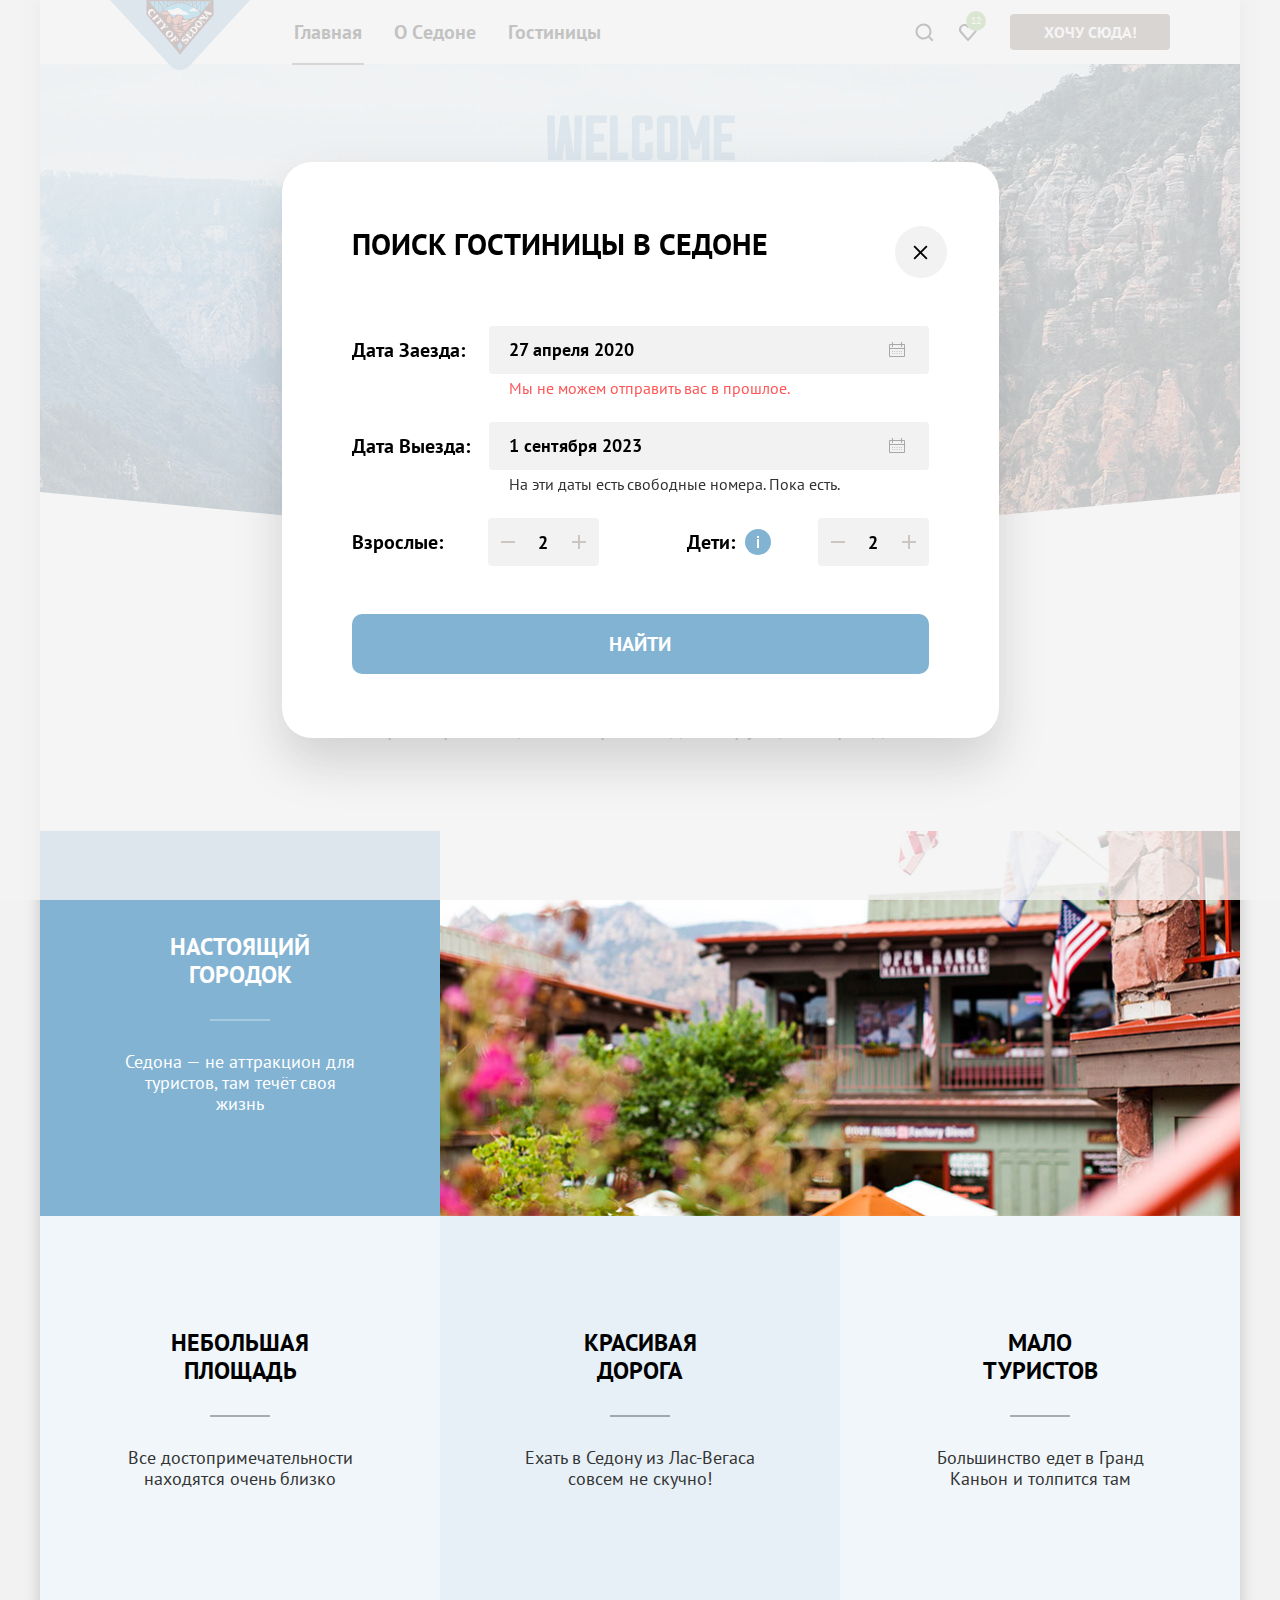
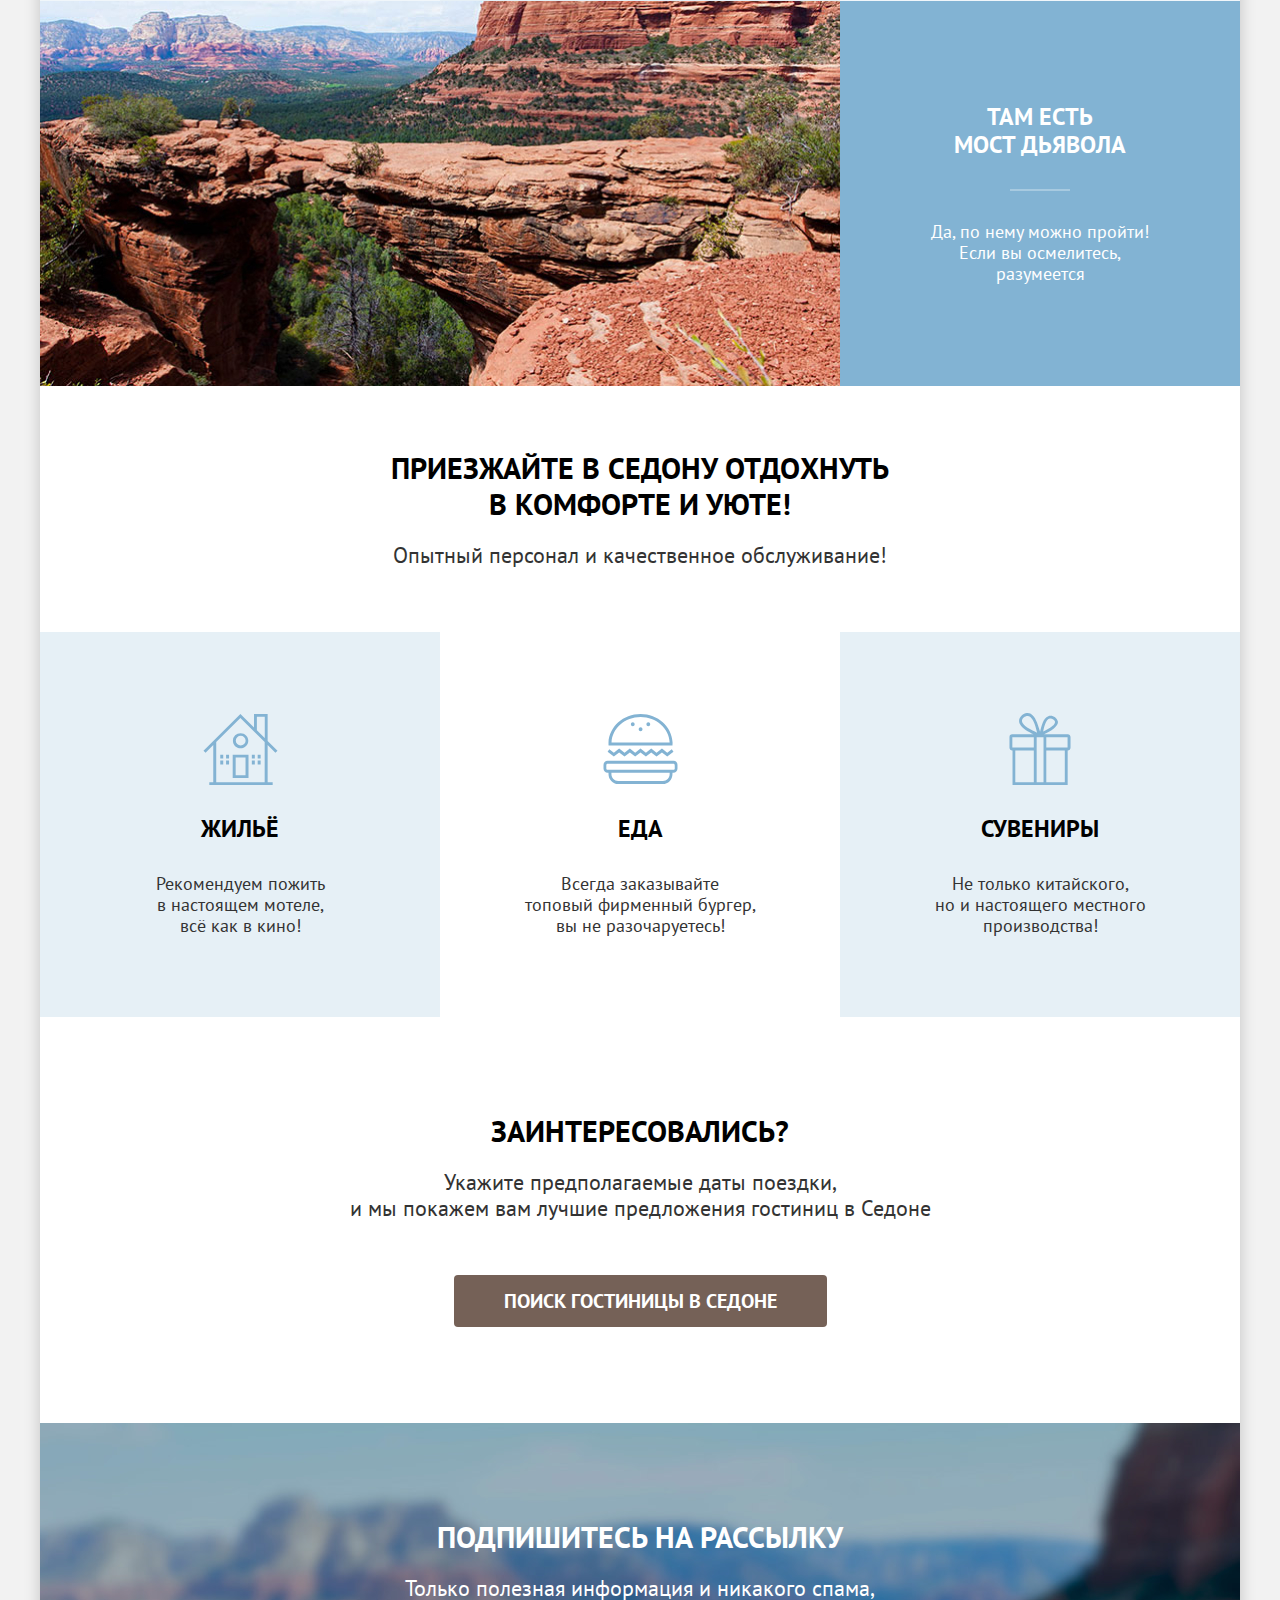
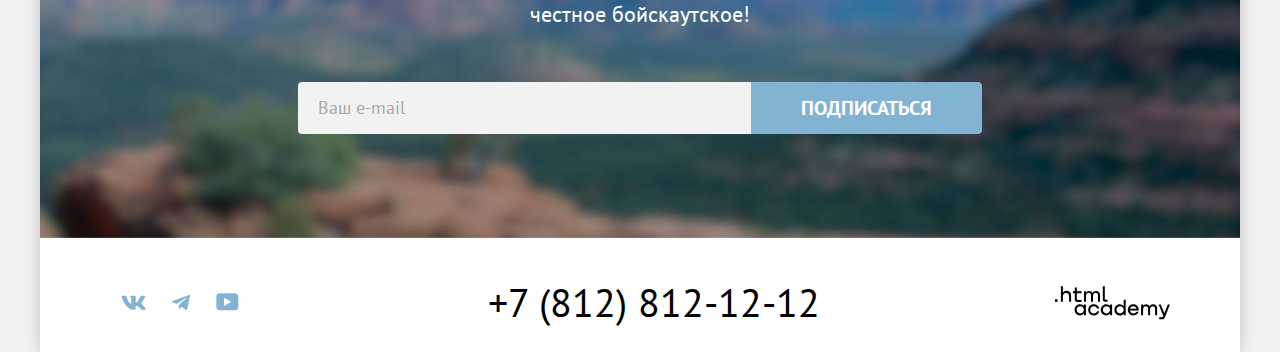
<file: modal.html>
<!DOCTYPE html>
<html lang="ru">

  <head>
    <meta charset="utf-8">
    <link rel="icon" href="favicon.ico">
    <link rel="icon" type="image/png" href="images/favicon.png">
    <meta name="viewport" content="width=device-width, initial-scale=1.0">
    <title>Городок Седона</title>
    <link rel="stylesheet" href="styles/styles.css">
  </head>

  <body>
    <div class="page">
      <header class="page-header" data-test="header">
        <a class="header-logo" href="index.html" aria-current="page">
          <img class="page-header-logo" src="images/logotype-sedona.svg" width="140" height="70" alt="Логотип города Седона.">
        </a>
        <!--блок навигации по сайту-->
        <nav class="navigation">
          <ul class="navigation-list">
            <li class="navigation-item">
              <a class="navigation-link navigation-link-current" href="index.html" aria-current="page">Главная</a>
            </li>
            <li class="navigation-item">
              <a class="navigation-link" href="#">О Cедоне</a>
            </li>
            <li class="navigation-item">
              <a class="navigation-link" href="catalog.html">Гостиницы</a>
            </li>
          </ul>
          <!-- ползовательская навигация -->
          <ul class="navigation-user">
            <li class="navigation-user-item">
              <a class="navigation-user-link" href="#">
                <svg class="navigation-icon" aria-hidden="true" focusable="false" width="19" height="19" viewBox="0 0 19 19" xmlns="http://www.w3.org/2000/svg">
                  <path d="m18.5 17-3.7-3.67c1-1.3 1.7-2.98 1.7-4.87A8 8 0 0 0 8.5.5C4.1.5.5 4.18.5 8.56a8 8 0 0 0 12.9 6.26l3.7 3.68 1.4-1.5Zm-10-2.48a6 6 0 0 1-6-5.96 6 6 0 0 1 12 0 6 6 0 0 1-6 5.96Z" />
                </svg>
                <span class="visually-hidden">Поиск</span></a>
            </li>
            <li class="navigation-user-item">
              <a class="navigation-user-link" href="#">
                <svg class="navigation-icon" aria-hidden="true" focusable="false" width="18" height="17" viewBox="0 0 18 17" xmlns="http://www.w3.org/2000/svg">
                  <path d="M8.9 17a1 1 0 0 1-.8-.4l-7-7.9A5.4 5.4 0 0 1 5.5 0C6.8 0 8 .5 9 1.3a5.5 5.5 0 0 1 9 4.1c0 1.3-.5 2.5-1.3 3.4l-7 7.9c-.2.2-.4.3-.8.3Zm-6-9.5L9 14.4l6.2-7c.5-.5.7-1.2.7-2 0-1.8-1.5-3.3-3.3-3.3-1 0-2 .5-2.7 1.3-.3.3-.6.4-.9.4-.3 0-.6-.2-.8-.4a3.7 3.7 0 0 0-2.7-1.3 3.3 3.3 0 0 0-3.3 3.3c-.1.9.3 1.6.7 2.1-.1 0-.1 0 0 0Z" />
                </svg>
                <span class="visually-hidden">Избранное</span>
                <span class="fav-number">12</span>
              </a>
            </li>
          </ul>
        </nav>
        <div class="navigation-button-wrap">
          <a class="navigation-button button" href="#">Хочу сюда!</a>
        </div>
      </header>

      <main class="main-index main-container" data-test="main">
        <!-- секция Hero -->
        <section class="hero" data-test="hero">
          <h1 class="visually-hidden">Седона - город на севере Аризоны</h1>
          <img class="hero-img" src="images/welcome.svg" width="458" height="352" alt="надпись Welcome to the gorgeous Sedona, because the Grand Canyon sucks! на фоне гор.">
        </section>

        <!--секция Преимущества -->
        <section class="advantages" data-test="advantages">
          <h2 class="visually-hidden">Преимущества</h2>
          <div class="advantages-wrap">
            <p class="slogan">Седона — небольшой городок&nbsp;в&nbsp;Аризоне, заслуживающий большего!</p>
            <p class="description">Рассмотрим причины, по которым Седона круче, чем Гранд-Каньон!</p>
          </div>
          <ul class="advantages-list">
            <li class="advantages-item  advantages-photo">
              <div class="advantages-text-block">
                <h3 class="advantages-title decor-title">Настоящий городок</h3>
                <p class="advantages-description advantages-description-light">Седона — не аттракцион для туристов, там течёт своя жизнь</p>
              </div>
              <img class="advantages-img" src="images/advantage-sedona.jpg" width="800" height="385" alt="Дома на фоне гор.">
            </li>
            <li class="advantages-item">
              <h3 class="advantages-title title-dark decor-title">Небольшая площадь</h3>
              <p class="advantages-description">Все достопримечательности находятся очень близко</p>
            </li>
            <li class="advantages-item">
              <h3 class="advantages-title title-dark decor-title">Красивая дорога</h3>
              <p class="advantages-description">Ехать в Седону из Лас-Вегаса совсем не скучно!</p>
            </li>
            <li class="advantages-item">
              <h3 class="advantages-title title-dark decor-title">Мало туристов</h3>
              <p class="advantages-description">Большинство едет в Гранд Каньон и толпится там</p>
            </li>
            <li class="advantages-item advantages-photo advantages-expanded">
              <div class="advantages-text-block">
                <h3 class="advantages-title decor-title">Там есть мост&nbsp;дьявола</h3>
                <p class="advantages-description advantages-description-light">Да, по&nbsp;нему можно пройти! Если вы&nbsp;осмелитесь, разумеется</p>
              </div>
              <img class="advantages-img" src="images/advantage-stone-bridge.jpg" width="800" height="385" alt="Арочный мост из камней, созданный природой.">
            </li>
          </ul>
        </section>

        <!--секция Сервис-->
        <section class="service" data-test="service">
          <div class="service-wrap">
            <h2 class="title service-title title-dark">Приезжайте в Седону отдохнуть<br>в комфорте и уюте!</h2>
            <p class="service-description description">Опытный персонал и качественное обслуживание!</p>
          </div>
          <ul class="service-list">
            <li class="service-item">
              <h3 class="service-item-title title-dark service-title-home service-icon">Жильё</h3>
              <p class="service-item-description">Рекомендуем пожить в&nbsp;настоящем&nbsp;мотеле, всё&nbsp;как&nbsp;в кино!</p>
            </li>
            <li class="service-item">
              <h3 class="service-item-title title-dark service-title-food service-icon">Еда</h3>
              <p class="service-item-description">Всегда заказывайте топовый&nbsp;фирменный&nbsp;бургер, вы не разочаруетесь!</p>
            </li>
            <li class="service-item">
              <h3 class="service-item-title title-dark service-title-souvenir service-icon">Сувениры</h3>
              <p class="service-item-description">Не&nbsp;только китайского, но&nbsp;и&nbsp;настоящего местного производства!</p>
            </li>
          </ul>
        </section>

        <!--секция Поиск гостиницы-->
        <section class="search-hotel" data-test="search">
          <h2 class="title search-title title-dark">Заинтересовались?</h2>
          <p class="description search-description">Укажите предполагаемые даты поездки,<br>и&nbsp;мы&nbsp;покажем&nbsp;вам&nbsp;лучшие предложения гостиниц в Седоне</p>
          <!--вызывает модальное окно-->
          <button class="search-hotel-button button" type="button">поиск гостиницы в Седоне</button>
        </section>

        <!--секция Подписка на рассылку-->
        <section class="subscribe subscribe-main" data-test="subscribe">
          <div class="subscribe-wrap">
            <h2 class="title subscribe-title">Подпишитесь на рассылку</h2>
            <p class="description subscribe-description">Только полезная информация и никакого спама, честное&nbsp;бойскаутское!</p>
          </div>
          <form class="subscribe-form" action="https://echo.htmlacademy.ru/" method="post">
            <label class="visually-hidden" for="e-mail">Введите e-mail</label>
            <input class="subscribe-field field" id="e-mail" placeholder="Ваш e-mail" type="email" name="subscribe-field" required>
            <button class="subscribe-button button" type="submit">Подписаться</button>
          </form>
        </section>
      </main>

      <!-- Footer -->
      <footer class="page-footer" data-test="footer">
        <div class="footer-wrapper">
          <!-- социальные сети -->
          <ul class="social-list">
            <li class="social-item">
              <a class="social-link" href="https://vk.com/htmlacademy">
                <svg class="social-icon" aria-hidden="true" focusable="false" width="25" height="15" viewBox="0 0 25 15" xmlns="http://www.w3.org/2000/svg">
                  <path fill-rule="evenodd" clip-rule="evenodd" d="M24.12 1.8c.16-.54 0-.94-.8-.94H20.7c-.67 0-.98.34-1.15.73 0 0-1.33 3.2-3.22 5.27-.61.6-.9.8-1.23.8-.16 0-.41-.2-.41-.75v-5.1c0-.66-.19-.95-.74-.95H9.82c-.42 0-.67.3-.67.59 0 .62.95.76 1.04 2.51v3.8c0 .83-.15.98-.48.98-.9 0-3.06-3.2-4.34-6.88-.25-.72-.5-1-1.18-1H1.57c-.75 0-.9.34-.9.73 0 .68.89 4.07 4.14 8.55 2.17 3.06 5.23 4.72 8 4.72 1.68 0 1.88-.37 1.88-1v-2.32c0-.74.16-.88.7-.88.38 0 1.05.19 2.6 1.66 1.79 1.75 2.08 2.54 3.08 2.54h2.63c.75 0 1.12-.37.9-1.1-.23-.72-1.08-1.77-2.2-3.02-.62-.71-1.54-1.48-1.82-1.86-.39-.5-.28-.71 0-1.15 0 0 3.2-4.42 3.54-5.93Z" />
                </svg>
                <span class="visually-hidden">Вконтакте</span>
              </a>
            </li>
            <li class="social-item">
              <a class="social-link" href="https://t.me/htmlacademy">
                <svg class="social-icon" aria-hidden="true" focusable="false" width="18" height="16" viewBox="0 0 18 16" xmlns="http://www.w3.org/2000/svg">
                  <path d="M16.79.96.84 7.1c-1.09.44-1.08 1.05-.2 1.32l4.1 1.28 9.47-5.98c.44-.27.85-.13.52.17l-7.68 6.93-.28 4.22c.41 0 .6-.2.83-.41l1.99-1.94 4.13 3.06c.77.42 1.31.2 1.5-.71l2.72-12.8c.28-1.1-.43-1.61-1.16-1.28Z" />
                </svg>
                <span class="visually-hidden">Телеграм</span>
              </a>
            </li>
            <li class="social-item">
              <a class="social-link" href="https://www.youtube.com/user/htmlacademyru">
                <svg class="social-icon" aria-hidden="true" focusable="false" width="23" height="18" viewBox="0 0 23 18" xmlns="http://www.w3.org/2000/svg">
                  <path d="M18.94.36H3.51C1.65.36.33 1.95.33 3.76v10.09c0 1.91 1.32 3.5 3.18 3.5h15.65c1.64 0 3.17-1.59 3.17-3.4V3.76c-.22-1.8-1.53-3.4-3.39-3.4ZM7.99 12.89V4.82l7.34 4.04-7.34 4.03Z" />
                </svg>
                <span class="visually-hidden" lang="en">Youtube</span>
              </a>
            </li>
          </ul>

          <!-- контактный телефон -->
          <div class="phone">
            <a class="link-phone" href="tel:+78128121212">+7 (812) 812-12-12</a>
          </div>

          <!-- логотип разработчика HTML Academy -->
          <p class="logo-about">
            <a class="about-link" href="https://htmlacademy.ru/">
              <svg class="html-academy-logo" role="img" aria-label="логотип разработчика HTML Academy" width="115" height="34" viewBox="0 0 115 34" xmlns="http://www.w3.org/2000/svg">
                <path d="M0 13.2564V15.8564H2.5V13.2564H0Z" />
                <path d="M11.6 4.85645C10 4.85645 8.8 5.55645 8 6.55645H7.9V0.356445H5.9V15.8564H7.9V10.5564C7.9 8.45645 9.2 6.95645 11.2 6.95645C13 6.95645 14.1 8.35645 14.1 10.1564V15.8564H16.1V9.75644C16.2 6.75644 14.3 4.85645 11.6 4.85645Z" />
                <path d="M26.6 5.15645H21.8V1.45645H19.8V5.25645H17.9V7.25645H19.8V13.2564C19.8 14.9564 20.8 15.9564 22.5 15.9564H26.6V13.9564H22.9C22.2 13.9564 21.8 13.5564 21.8 12.8564V7.15645H26.6V5.15645Z" />
                <path d="M41.1 4.95645C39.5 4.95645 38.2 5.75644 37.6 7.05645H37.5C36.9 5.85645 35.7 4.95645 34.1 4.95645C32.7 4.95645 31.6 5.75645 31 6.75645H30.9V5.15645H29V15.7564H31V10.3564C31 8.35645 32 6.85645 33.6 6.85645C35.1 6.85645 36 7.85645 36 9.45645V15.7564H38V10.1564C38 7.75645 39.4 6.85645 40.6 6.85645C42.1 6.85645 43 7.85645 43 9.45645V15.7564H45V9.25644C45.1 6.75644 43.6 4.95645 41.1 4.95645Z" />
                <path d="M47.8 13.0564C47.8 14.7564 48.8 15.7564 50.6 15.7564H52.6V13.7564H50.9C50.2 13.7564 49.8 13.3564 49.8 12.6564V0.356445H47.8V13.0564Z" />
                <path d="M28.9 20.0564C28 18.9564 26.7 18.2564 25 18.2564C21.9 18.2564 19.6 20.5564 19.6 23.8564C19.6 27.1564 21.9 29.4564 25 29.4564C26.8 29.4564 28 28.6564 28.8 27.5564H28.9V29.1564H30.9V18.5564H28.9V20.0564ZM25.3 27.4564C23.1 27.4564 21.7 25.8564 21.7 23.8564C21.7 21.8564 23.1 20.2564 25.3 20.2564C27.5 20.2564 28.9 21.8564 28.9 23.8564C28.9 25.7564 27.5 27.4564 25.3 27.4564Z" />
                <path d="M44.2 22.3564C43.7 19.9564 41.6 18.2564 38.8 18.2564C35.4 18.2564 33.2 20.7564 33.2 23.8564C33.2 26.9564 35.4 29.4564 38.8 29.4564C41.6 29.4564 43.7 27.6564 44.2 25.2564H42.1C41.7 26.5564 40.4 27.5564 38.8 27.5564C36.6 27.5564 35.2 25.9564 35.2 23.9564C35.2 21.9564 36.6 20.3564 38.8 20.3564C40.4 20.3564 41.6 21.3564 42.1 22.5564H44.2V22.3564Z" />
                <path d="M55.1 20.0564C54.2 18.9564 52.9 18.2564 51.2 18.2564C48.1 18.2564 45.8 20.5564 45.8 23.8564C45.8 27.1564 48.1 29.4564 51.2 29.4564C53 29.4564 54.2 28.6564 55 27.5564H55.1V29.1564H57.1V18.5564H55.1V20.0564ZM51.5 27.4564C49.3 27.4564 47.9 25.8564 47.9 23.8564C47.9 21.8564 49.3 20.2564 51.5 20.2564C53.7 20.2564 55.1 21.8564 55.1 23.8564C55.1 25.7564 53.6 27.4564 51.5 27.4564Z" />
                <path d="M68.7 20.1564C67.8 19.0564 66.5 18.2564 64.8 18.2564C61.7 18.2564 59.4 20.5564 59.4 23.8564C59.4 27.1564 61.6 29.4564 64.8 29.4564C66.5 29.4564 67.8 28.6564 68.6 27.6564H68.7V29.1564H70.7V13.7564H68.7V20.1564ZM65.1 27.4564C62.9 27.4564 61.5 25.8564 61.5 23.8564C61.5 21.8564 62.9 20.2564 65.1 20.2564C67.3 20.2564 68.7 21.8564 68.7 23.8564C68.6 25.8564 67.2 27.4564 65.1 27.4564Z" />
                <path d="M78.3 18.2564C75 18.2564 72.8 20.7564 72.8 23.8564C72.8 26.8564 74.9 29.4564 78.3 29.4564C80.8 29.4564 82.8 28.1564 83.5 25.8564H81.4C80.9 26.8564 79.8 27.4564 78.4 27.4564C76.5 27.4564 75.1 26.1564 75 24.5564H83.8C84 20.9564 81.8 18.2564 78.3 18.2564ZM78.3 20.1564C80 20.1564 81.3 21.1564 81.6 22.7564H75.1C75.4 21.2564 76.6 20.1564 78.3 20.1564Z" />
                <path d="M98.2 18.2564C96.6 18.2564 95.3 19.0564 94.6 20.2564H94.5C93.9 19.0564 92.7 18.2564 91.1 18.2564C89.7 18.2564 88.6 18.9564 88 20.0564V18.5564H86.1V29.1564H88.1V23.7564C88.1 21.7564 89.1 20.3564 90.7 20.2564C92.2 20.2564 93.1 21.2564 93.1 22.8564V29.1564H95.1V23.5564C95.1 21.1564 96.5 20.2564 97.7 20.2564C99.2 20.2564 100.1 21.2564 100.1 22.8564V29.1564H102.1V22.6564C102.2 20.0564 100.7 18.2564 98.2 18.2564Z" />
                <path d="M109.4 27.3564L105.8 18.4564H103.6L108.4 30.0564C108.1 30.9564 107.7 31.2564 106.7 31.2564H104.2V33.2564H106.7C108.5 33.2564 109.5 32.4564 110.2 30.6564L114.9 18.4564H112.8L109.4 27.3564Z" />
              </svg>
            </a>
          </p>
        </div>
      </footer>
    </div>

    <!-- Модальное окно -->
    <div class="modal-container">
      <div class="modal" data-test="modal">
        <button class="modal-close-button" type="button">
          <span class="visually-hidden">Закрыть</span>
          <svg class="btn-close" aria-hidden="true" focusable="false" width="15" height="15" viewBox="0 0 15 15" xmlns="http://www.w3.org/2000/svg">
            <path d="M14.5 1.8 13.2.5 7.5 6.2 1.8.5.5 1.8l5.7 5.7-5.7 5.7 1.3 1.3 5.7-5.7 5.7 5.7 1.3-1.3-5.7-5.7 5.7-5.7Z" />
          </svg>
        </button>
        <section>
          <h2 class="title title-dark modal-title">Поиск гостиницы в Седоне</h2>
          <form class="form-search-hotel" action="https://echo.htmlacademy.ru/" method="get">
            <p class="date-grid arrival-wrap">
              <label class="label-wrap" for="arrival">Дата заезда:</label>
              <input class="date-field field-style" type="text" name="arrival-date" id="arrival" value="27 апреля 2020" placeholder="Укажите дату" required="">
              <span class="hint hint-warning">Мы не можем отправить вас в прошлое.</span>
            </p>
            <p class="date-grid departure-wrap">
              <label class="label-wrap" for="departure">Дата выезда:</label>
              <input class="date-field field-style" type="text" name="departure-date" id="departure" value="1 сентября 2023" placeholder="Укажите дату" required="">
              <span class="hint">На эти даты есть свободные номера. Пока есть.</span>
            </p>
            <ul class="counts-items">
              <li class="item-count">
                <label class="label-wrap count-block-label" for="adult-count">Взрослые:</label>
                <div class="btn-wrap">
                  <button class="minus btn-counter" type="button">
                    <svg class="icon-minus btn-icon" aria-hidden="true" focusable="false" width="14" height="2" viewBox="0 0 14 2" xmlns="http://www.w3.org/2000/svg">
                      <path d="M0 0L0 2L14 2V0L0 0Z" />
                    </svg>
                    <span class="visually-hidden">Уменьшить на одного.</span>
                  </button>
                  <input class="counter field-style" type="number" id="adult-count" name="adult-count" value="2" min="1" max="99" placeholder="1" required="">
                  <button class="plus btn-counter" type="button">
                    <svg class="icon-plus btn-icon" aria-hidden="true" focusable="false" width="14" height="14" viewBox="0 0 14 14" xmlns="http://www.w3.org/2000/svg">
                      <path d="M14 6H8V0H6v6H0v2h6v6h2V8h6V6Z" />
                    </svg>
                    <span class="visually-hidden">Увеличить на одного.</span>
                  </button>
                </div>
              </li>
              <li class="item-count">
                <span class="form-label-icon">
                  <label class="label-wrap count-block-label" for="children-count">Дети:</label>
                  <span class="tooltip">
                    <button class="tooltip-toggle" type="button" aria-labelledby="tooltip-label-date">
                      <svg class="icon-info" aria-hidden="true" focusable="false" width="20" height="20" viewBox="0 0 20 20" fill="none" xmlns="http://www.w3.org/2000/svg">
                        <path fill-rule="evenodd" clip-rule="evenodd" d="M9 4h2v2H9V4Zm2 12H9V7h2v9Z" fill="#fff" />
                      </svg>
                    </button>
                    <span class="tooltip-text" role="tooltip" id="tooltip-label-date">Укажите количество детей, которые будут с&nbsp;вами, возраст которых от&nbsp;6 до&nbsp;18 лет. Дети до&nbsp;6 лет размещаются бесплатно.</span>
                  </span>
                  <span class="visually-hidden">Посмотреть дополнительную информацию.</span>
                </span>
                <div class="btn-wrap">
                  <button class="minus btn-counter" type="button">
                    <svg class="icon-minus btn-icon" aria-hidden="true" focusable="false" width="14" height="2" viewBox="0 0 14 2" xmlns="http://www.w3.org/2000/svg">
                      <path d="M0 0L0 2L14 2V0L0 0Z" />
                    </svg>
                    <span class="visually-hidden">Уменьшить на одного.</span>
                  </button>
                  <input class="counter field-style" type="number" id="children-count" name="children-count" min="0" max="99" value="2" placeholder="0" required="">
                  <button class="plus btn-counter" type="button">
                    <svg class="icon-plus btn-icon" aria-hidden="true" focusable="false" width="14" height="14" viewBox="0 0 14 14" xmlns="http://www.w3.org/2000/svg">
                      <path d="M14 6H8V0H6v6H0v2h6v6h2V8h6V6Z" />
                    </svg>
                    <span class="visually-hidden">Увеличить на одного.</span>
                  </button>
                </div>
              </li>
            </ul>
            <button class="button modal-button" type="submit">Найти</button>
          </form>
        </section>
      </div>
    </div>
  </body>

</html>
</file>
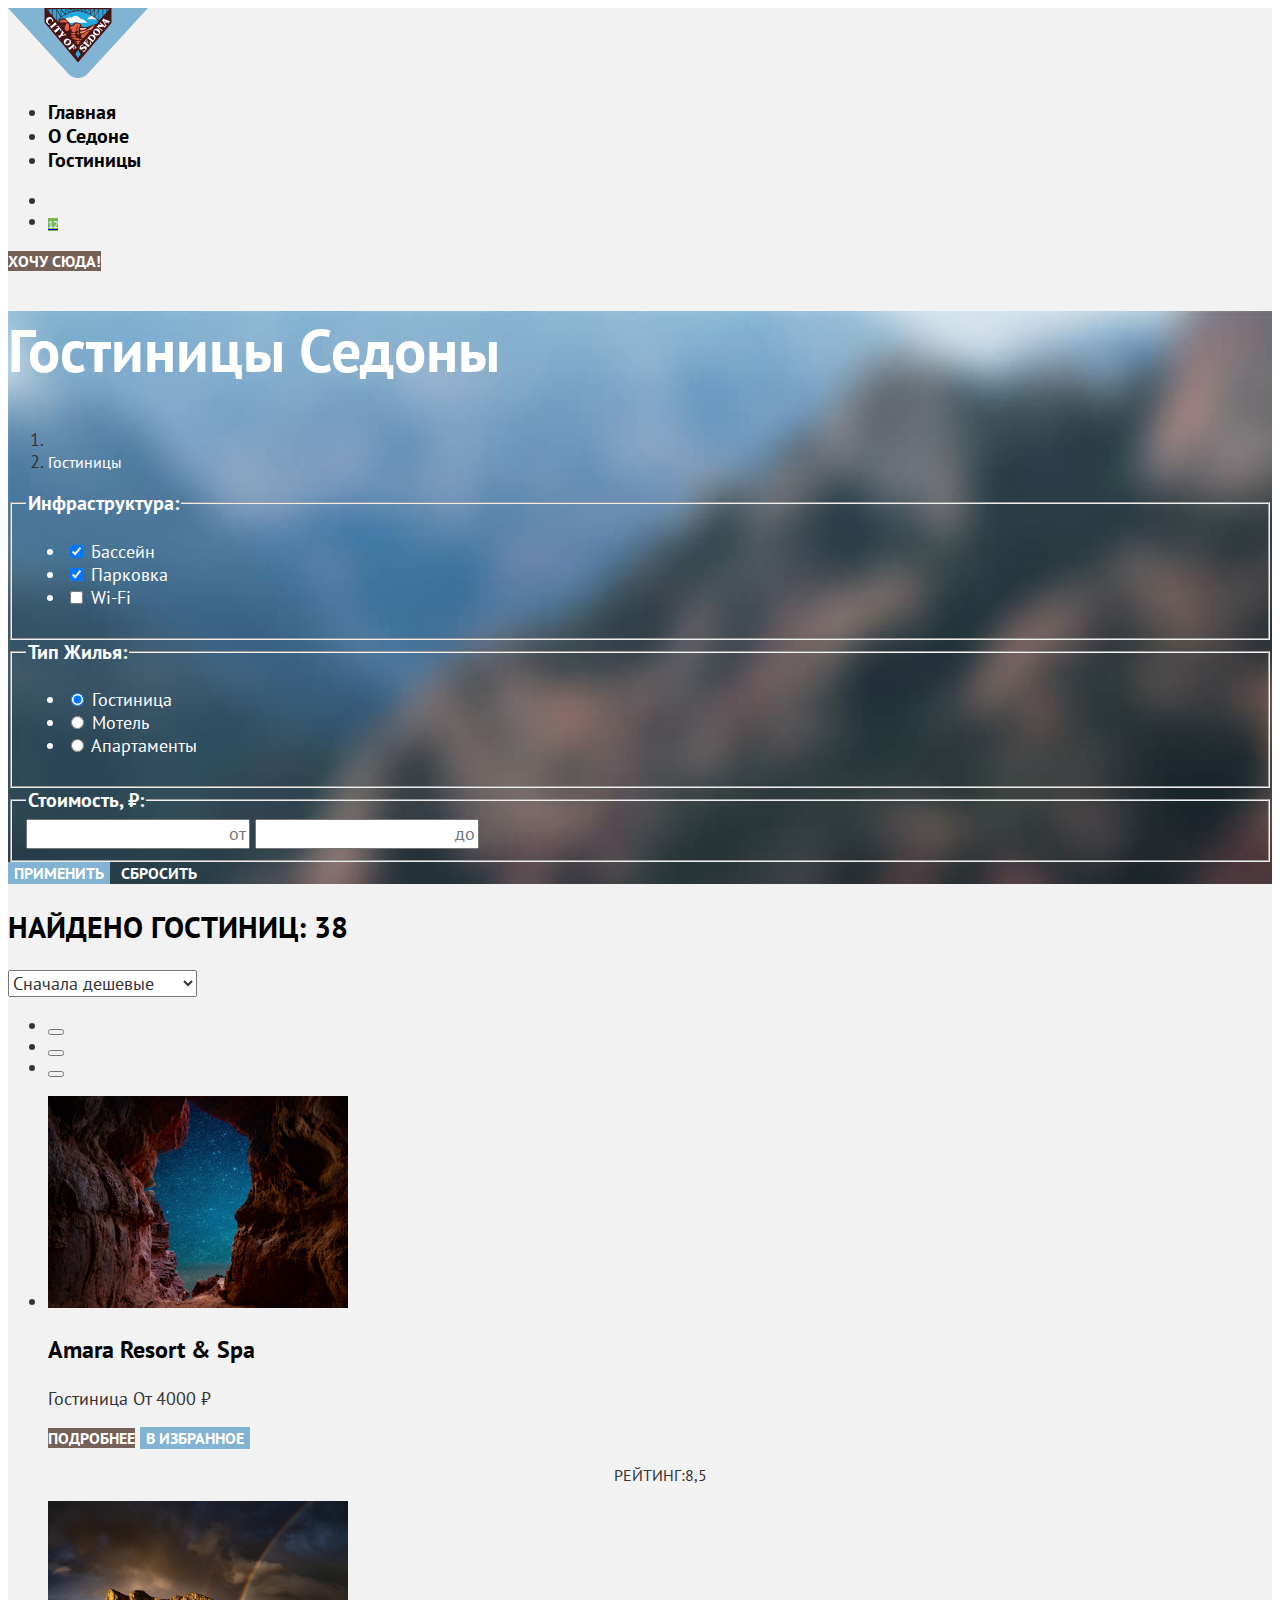
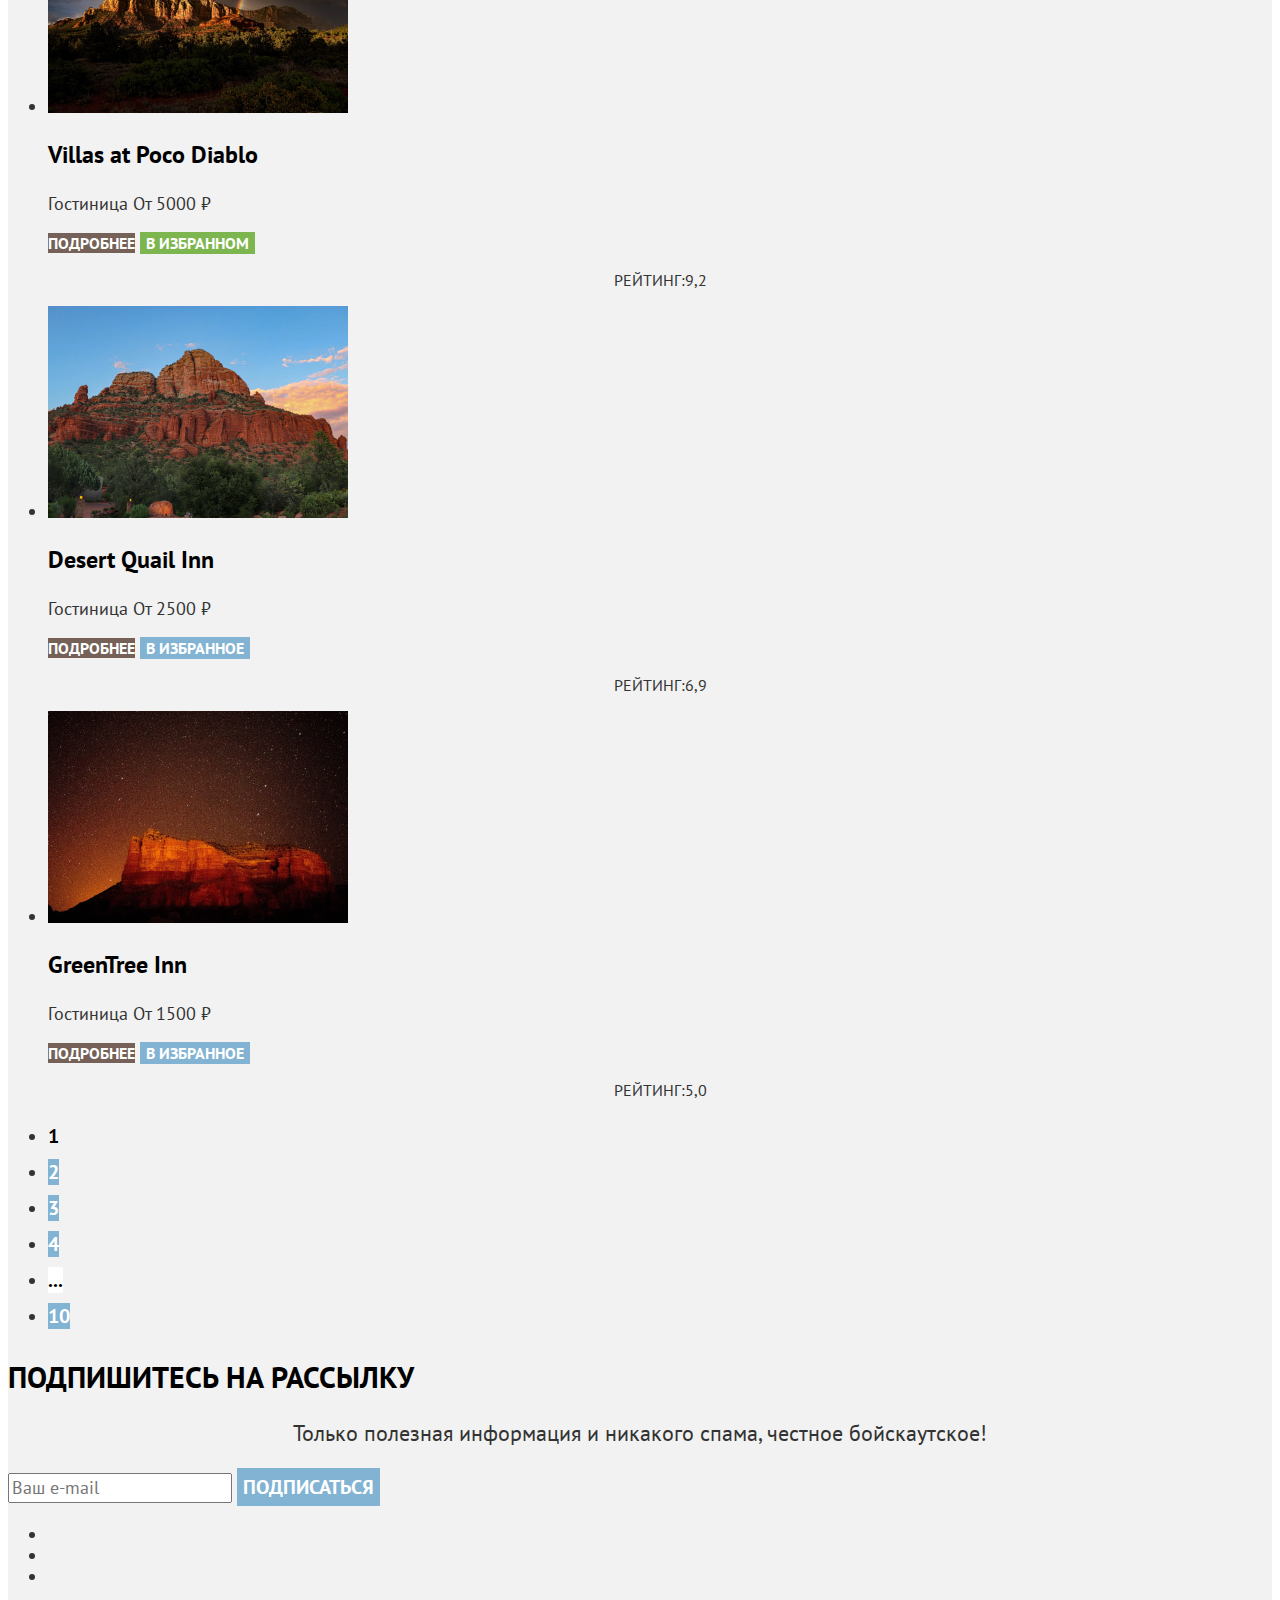
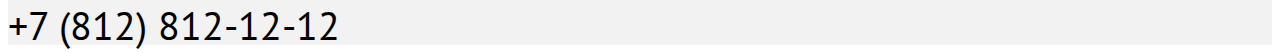
<file: 2465693-sedona-39-master/catalog.html>
<!DOCTYPE html>
<html lang="ru">

  <head>
    <meta charset="UTF-8">
    <link rel="icon" type="image/x-icon" href="images/icons/favicon.svg">
    <meta name="viewport" content="width=device-width, initial-scale=1.0">
    <title>Гостиницы Седоны</title>
    <link rel="stylesheet" href="styles/styles.css">
  </head>

  <body>
    <div class="fond">
      <header data-test="header">
        <!--логотип Седона с возможностью перехода на главную страницу сайта-->
        <a class="header-logo" href="index.html">
          <img class="page-header-logo" src="images/logotype-sedona.svg" width="140" height="70"
            alt="Логотип города Седона">
        </a>
        <!--блок навигации-->
        <nav class="navigation">
          <ul class="navigation-list">
            <li class="navigation-item">
              <a class="navigation-link" href="index.html">Главная</a>
            </li>
            <li class="navigation-item">
              <a class="navigation-link" href="#">О Седоне</a>
            </li>
            <li class="navigation-item">
              <a class="navigation-link navigation-link-current" href="#" aria-current="page">Гостиницы</a>
            </li>
          </ul>
          <ul class="navigation-list navigation-user">
            <li class="navigation-user-item">
              <a class="navigation-user-link" href="#"><span class="visually-hidden">Поиск</span></a>
            </li>
            <li class="navigation-user-item">
              <a class="navigation-user-link" href="#">
                <span class="visually-hidden">Избранное</span>
                <span class="fav-number">12</span>
              </a>
            </li>
          </ul>
        </nav>
        <!--Переход по ссылке Я хочу! переходит на главную страницу со скролингом к якорю установленному на секции поиск гостиницы -->
        <a class="navigation-user-link button" href="index.html#search">Хочу сюда!</a>
      </header>
      <main class="main-inner" data-test="main">
        <div class="wrap">
          <header class="inner-header">
            <h1 class="inner-header-title">Гостиницы Седоны</h1>
            <!--"хлебные крошки"-->
            <ol class="breadcrumbs">
              <li class="breadcrumbs-item">
                <a class="breadcrumbs-link" href="index.html"><span class="visually-hidden">Главная</span></a>
              </li>
              <li class="breadcrumbs-item">
                <a class="breadcrumbs-link" aria-current="page">Гостиницы</a>
              </li>
            </ol>
          </header>
          <!--секция с фильтрами-->
          <section class="filters" data-test="filter">
            <h2 class="visually-hidden">Список гостиниц с фильтрами</h2>
            <form class="catalog-filter" data-test="filter" action="https://echo.htmlacademy.ru/" method="get">
              <fieldset class="catalog-filter-group">
                <legend class="catalog-filter-title">Инфраструктура:</legend>
                <ul class="catalog-filter-list">
                  <li class="catalog-filter-item">
                    <label class="control">
                      <input class="control-input" type="checkbox" name="basin" checked>
                      Бассейн
                    </label>
                  </li>
                  <li class="catalog-filter-item">
                    <label class="control">
                      <input class="control-input" type="checkbox" name="parking" checked>
                      Парковка
                    </label>
                  </li>
                  <li class="catalog-filter-item">
                    <label class="control">
                      <input class="control-input" type="checkbox" name="wi-fi">
                      Wi-Fi
                    </label>
                  </li>
                </ul>
              </fieldset>
              <fieldset class="catalog-filter-group">
                <legend class="catalog-filter-title">Тип Жилья:</legend>
                <ul class="catalog-filter-list">
                  <li class="catalog-filter-item">
                    <label class="control">
                      <input class="control-input" type="radio" name="house-type" value="guesthouse" checked>
                      Гостиница
                    </label>
                  </li>
                  <li class="catalog-filter-item">
                    <label class="control">
                      <input class="control-input" type="radio" name="house-type" value="hotel">
                      Мотель
                    </label>
                  </li>
                  <li class="catalog-filter-item">
                    <label class="control">
                      <input class="control-input" type="radio" name="house-type" value="apartments">
                      Апартаменты
                    </label>
                  </li>
                </ul>
              </fieldset>
              <!--фильтр по стоимости не размечен, т.к. будет рассматриваться в будующих разделах-->
              <fieldset class="catalog-filter-group">
                <legend class="catalog-filter-title">Стоимость, ₽:</legend>
                <label class="visually-hidden" for="begin">От</label>
                <input class="begin-price price" id="begin" placeholder="от" type="text" name="begin-price" required>
                <label class="visually-hidden" for="end">До</label>
                <input class="end-price price" id="end" placeholder="до" type="text" name="end-price" required>
              </fieldset>
              <!--кнопка с типом submit выполняет выборку по заданным критериям, с типом reset выполняет сброс на параметры по умолчанию-->
              <button class="button button-submit" type="submit">Применить</button>
              <button class="button no-border" type="reset">Сбросить</button>
            </form>
          </section>
        </div>
        <section class="catalog" data-test="catalog">
          <h2 class="catalog-title title-black">Найдено гостиниц: <span class="find-hotels-result">38</span></h2>
          <!--блок сортировки -->
          <select class="select-control" aria-label="Сортировка">
            <option value="low-cost">Сначала дешевые</option>
            <option value="high-cost">Сначала дорогие</option>
            <option value="popular">Сначала популярные</option>
          </select>
          <!--блок выбора отображения результата поиска (список, карточки, подробно). Исполнение кнопкой, т.к. переход на другую страницу не выполняется, смена вида выполняется на JS-->
          <ul class="catalog-view-buttons">
            <li class="catalog-view-item">
              <button class="catalog-view-button-grid active" type="button"><span class="visually-hidden">Показать
                  карточки</span></button>
            </li>
            <li>
              <button class="catalog-view-button-detail active" type="button"><span class="visually-hidden">Показать
                  подробно</span></button>
            </li>
            <li>
              <button class="catalog-view-button-list active" type="button"><span class="visually-hidden">Показать
                  список</span></button>
            </li>
          </ul>
          <!--список карточек гостиниц, в результате поиска-->
          <ul class="hotel-list">
            <li class="hotel-item">
              <a class="hotel-link" href="#" tabindex="-1">
                <img class="hotel-card-img" src="images/card-amara.jpg" width="300" height="212"
                  alt="Вид из пещеры на звездное небо">
                <h3 class="hotel-card-title title-black">Amara Resort & Spa</h3>
              </a>
              <p class="hotel-card-description">
                <span class="hotel-card-type">Гостиница</span>
                <span class="hotel-card-price">От 4000 ₽</span>
              </p>
              <!--ссылка выполняет переход на гостиницу с подробным описанием и фото-->
              <a class="hotel-about-link button" href="#">Подробнее</a>
              <!--кнопка добавлет в избранное, переход не выполняется, обработка в JS-->
              <button class="fav-button button-submit button">В избранное</button>
              <div class="star" role="img" aria-label="4 звезды">
                <span class="visually-hidden">Количество звезд</span>
              </div>
              <p class="hotel-raiting">
                Рейтинг:<span class="hotel-card-rating-value">8,5</span>
              </p>
            </li>
            <li class="hotel-item">
              <a class="hotel-link" href="#" tabindex="-1">
                <img class="hotel-card-img" src="images/card-villas-hotel.jpg" width="300" height="212"
                  alt="Радуга на фоне гор на восходе">
                <h3 class="hotel-card-title title-black">Villas at Poco Diablo</h3>
              </a>
              <p class="hotel-card-description">
                <span class="hotel-card-type">Гостиница</span>
                <span class="hotel-card-price">От 5000 ₽</span>
              </p>
              <a class="hotel-about-link  button" href="#">Подробнее</a>
              <button class="fav-button fav-button-click button">В избранном</button>
              <div class="star" role="img" aria-label="4 звезды">
                <span class="visually-hidden">Количество звезд</span>
              </div>
              <p class="hotel-raiting">
                Рейтинг:<span class="hotel-card-rating-value">9,2</span>
              </p>
            </li>
            <li class="hotel-item">
              <a class="hotel-link" href="#" tabindex="-1">
                <img class="hotel-card-img" src="images/card-desert-hotel.jpg" width="300" height="212"
                  alt="Закат на фоне гор">
                <h3 class="hotel-card-title title-black">Desert Quail Inn</h3>
              </a>
              <p class="hotel-card-description">
                <span class="hotel-card-type">Гостиница</span>
                <span class="hotel-card-price">От 2500 ₽</span>
              </p>
              <a class="hotel-about-link  button" href="#">Подробнее</a>
              <button class="fav-button button-submit button">В избранное</button>
              <div class="star" role="img" aria-label="3 звезды">
                <span class="visually-hidden">Количество звезд</span>
              </div>
              <p class="hotel-raiting">
                Рейтинг:<span class="hotel-card-rating-value">6,9</span>
              </p>
            </li>
            <li class="hotel-item">
              <a class="hotel-link" href="#" tabindex="-1">
                <img class="hotel-card-img" src="images/card-greentree-hotel.jpg" width="300" height="212"
                  alt="Звездное ночное небо на фоне гор">
                <h3 class="hotel-card-title title-black">GreenTree Inn</h3>
              </a>
              <p class="hotel-card-description">
                <span class="hotel-card-type">Гостиница</span>
                <span class="hotel-card-price">От 1500 ₽</span>
              </p>
              <a class="hotel-about-link button" href="#">Подробнее</a>
              <button class="fav-button button-submit button">В избранное</button>
              <div class="star" role="img" aria-label="2 звезды">
                <span class="visually-hidden">Количество звезд</span>
              </div>
              <p class="hotel-raiting">
                Рейтинг:<span class="hotel-card-rating-value">5,0</span>
              </p>
            </li>
          </ul>
          <!--блок пагинации-->
          <ul class="pagination">
            <li class="pagination-item">
              <a class="pagination-link pagination-current" aria-current="page">1</a>
            </li>
            <li class="pagination-item">
              <a class="pagination-link" href="#">2</a>
            </li>
            <li class="pagination-item">
              <a class="pagination-link" href="#">3</a>
            </li>
            <li class="pagination-item">
              <a class="pagination-link" href="#">4</a>
            </li>
            <li class="pagination-item">
              <a class="pagination-link pagination-other">...</a>
            </li>
            <li class="pagination-item">
              <a class="pagination-link" href="#">10</a>
            </li>
          </ul>
        </section>
        <!--секция Подписка на рассылку-->
        <section class="subscribe-catalog" data-test="subscribe">
          <h2 class="title title-black">Подпишитесь на рассылку</h2>
          <p class="description">Только полезная информация и никакого спама, честное бойскаутское!</p>
          <form class="subscribe-form" action="https://echo.htmlacademy.ru/" method="post">
            <label class="visually-hidden" for="e-mail">Введите e-mail</label>
            <input class="subscribe-field" id="e-mail" placeholder="Ваш e-mail" type="email" name="subscribe-field"
              required>
            <button class="subscribe-button" type="submit">Подписаться</button>
          </form>
        </section>
      </main>
      <footer data-test="footer">
        <!--секция мы в социальных сетях-->
        <ul class="social-list">
          <li class="social-item">
            <a class="social-link" href="https://vk.com/htmlacademy">
              <span class="visually-hidden">Вконтакте</span>
            </a>
          </li>
          <li class="social-item">
            <a class="social-link" href="https://t.me/htmlacademy">
              <span class="visually-hidden">Телеграм</span>
            </a>
          </li>
          <li class="social-item">
            <a class="social-link" href="https://www.youtube.com/user/htmlacademyru">
              <span class="visually-hidden" lang="en">Youtube</span>
            </a>
          </li>
        </ul>
        <a class="link-phone" href="tel:+78128121212">+7 (812) 812-12-12</a>
        <a class="about-link" href="https://htmlacademy.ru/">
          <span class="visually-hidden">Логотип разработчика HTML Academy</span>
        </a>
      </footer>
    </div>
  </body>

</html>
</file>
<file: styles/styles.css>
/*
* Prefixed by https://autoprefixer.github.io
* PostCSS: v8.4.14,
* Autoprefixer: v10.4.7
* Browsers: > 2% and last 1 version
*/

@font-face {
  font-family: "PT Sans";
  font-style: normal;
  font-weight: 400;
  src: url("../fonts/ptsans-400.woff2") format("woff2");
  font-display: swap;
}

@font-face {
  font-family: "PT Sans";
  font-style: normal;
  font-weight: 700;
  src: url("../fonts/ptsans-700.woff2") format("woff2");
  font-display: swap;
}

html {
  height: 100%;
}

body {
  margin: 0;
  height: 100%;
  min-width: 1280px;
  font-family: "PT Sans", sans-serif;
  font-size: 18px;
  line-height: 21px;
  font-style: normal;
  color: #333333;
  background-color: #f2f2f2;
}

img {
  max-width: 100%;
  height: auto;
  object-fit: contain;
}

.page {
  display: flex;
  flex-direction: column;
  min-height: 100%;
  width: 1200px;
  margin: 0 auto;
  box-shadow: 0 0 15px 0 rgba(0, 0, 0, 0.2);
  background-color: #ffffff;
}

.main-container {
  flex-grow: 1;
}

.button {
  font-family: inherit;
  font-size: 16px;
  line-height: 20px;
  font-weight: 700;
  color: #ffffff;
  text-align: center;
  text-transform: uppercase;
  background-color: #756157;
  border-radius: 4px;
  border: 0;
  -webkit-appearance: none;
  appearance: none;
  cursor: pointer;
}

.page-header {
  display: flex;
  width: 1060px;
  padding-left: 70px;
  padding-right: 70px;
}

/*блок навигации*/
.header-logo {
  display: block;
  width: 140px;
  margin-right: 28px;
  margin-bottom: -6px;
  flex-shrink: 0;
}

.header-logo:hover {
  opacity: 0.8;
}

.header-logo:active {
  opacity: 0.3;
}

.page-header-logo {
  position: relative;
  display: block;
  width: 140px;
  height: 70px;
}

.navigation {
  display: flex;
  flex-grow: 1;
  gap: 20px;
}

.navigation-list {
  display: flex;
  flex-wrap: wrap;
  justify-content: start;
  min-width: 339px;
  margin: 0;
  margin-right: auto;
  padding: 0;
  list-style-type: none;
  box-sizing: border-box;
}

.navigation-link {
  position: relative;
  display: block;
  padding: 20px 16px;
  font-size: 20px;
  line-height: 24px;
  font-weight: 700;
  color: #000000;
  text-decoration: none;
}

.navigation-link:hover,
.navigation-link:focus {
  color: #756157;
}

.navigation-link:active {
  color: rgba(117, 97, 87, 0.3);
}

.navigation-link-current::after {
  position: absolute;
  left: 14px;
  right: 14px;
  bottom: -1px;
  height: 2px;
  content: "";
  background-color: #756257;
}

.navigation-user {
  display: flex;
  flex-wrap: wrap;
  justify-content: start;
  min-width: 88px;
  margin: 0;
  margin-right: 20px;
  padding: 0;
  list-style-type: none;
}

.navigation-user-link {
  position: relative;
  display: block;
  width: 20px;
  height: 20px;
  padding: 22px 12px;
  text-decoration: none;
}

.navigation-icon {
  position: absolute;
  top: 0;
  right: 0;
  bottom: 0;
  left: 0;
  margin: auto;
}

.navigation-user-link:hover .navigation-icon,
.navigation-user-link:focus .navigation-icon {
  fill: #756157;
}

.navigation-user-link:active .navigation-icon {
  fill: rgba(117, 97, 87, 0.3);
}

.fav-number {
  position: absolute;
  top: 11px;
  right: 4px;
  min-width: 20px;
  min-height: 20px;
  box-sizing: border-box;
  padding: 5px 5px 5px 4px;
  font-size: 10px;
  font-weight: 400;
  line-height: 10px;
  text-align: center;
  color: #ffffff;
  background-color: #7db54f;
  border-radius: 10px;
}

.navigation-button {
  align-self: center;
  width: 160px;
  padding: 8px 30px;
  box-sizing: border-box;
  text-decoration: none;
}

.navigation-button:hover,
.navigation-button:focus {
  background-color: #615048;
}

.navigation-button:active {
  background-color: #756157;
  color: rgba(255, 255, 255, 0.3)
}

.navigation-button:not([href]) {
  background-color: #e5e5e5;
  cursor: default;
}


.navigation-button-wrap {
  display: flex;
  flex-direction: column;
  gap: 2px;
  padding: 14px 0;
}

/*блок Hero*/
.hero {
  min-height: 352px;
  padding-top: 51px;
  padding-right: 70px;
  padding-bottom: 82px;
  padding-left: 70px;
  background-image: url("../images/decoration/divider.svg"), url("../images/background-image-main.jpg");
  background-size: 1200px auto, cover;
  background-position: center bottom, center;
  background-repeat: no-repeat;
  background-color: #2e4650;
}

.hero-img {
  display: block;
  margin: 0 auto;
  width: 458px;
  height: 352px;
}

/*блок преимущества*/
.advantages-wrap {
  display: flex;
  flex-direction: column;
  align-items: center;
  gap: 25px;
  padding: 69px 70px;
  margin: 0 auto;
  margin-bottom: 21px;
}

.slogan {
  max-width: 700px;
  margin: 0 auto;
  font-size: 30px;
  font-weight: 700;
  line-height: 36px;
  color: #000000;
  text-align: center;
  text-transform: uppercase;
}

.description {
  margin: 0;
  font-size: 22px;
  line-height: 26px;
  font-weight: 400;
  text-align: center;
}

.advantages-list {
  display: grid;
  grid-template-columns: repeat(3, 400px);
  margin: 0;
  padding: 0;
  list-style-type: none;
}

.advantages-photo {
  grid-column: 1 / -1;
  display: flex;
  align-items: center;
  width: 1200px;
  color: #ffffff;
  background-color: #82b3d3;
}

.advantages-expanded {
  flex-direction: row-reverse;
}

.advantages-item:not(.advantages-photo) {
  display: flex;
  flex-direction: column;
  justify-content: center;
  align-items: center;
  width: 400px;
  min-height: 385px;
  box-sizing: border-box;
  padding: 70px 80px;
}

.advantages-item:nth-child(2n):not(.advantages-photo) {
  background-color: rgba(131, 179, 211, 0.12);
}

.advantages-item:nth-child(2n+1):not(.advantages-photo) {
  background-color: rgba(131, 179, 211, 0.2);
}

.advantages-title {
  max-width: 175px;
  margin: 0;
  margin-bottom: 30px;
  font-size: 24px;
  line-height: 28px;
  font-weight: 700;
  text-align: center;
  text-transform: uppercase;
}

.decor-title::after {
  display: block;
  content: " ";
  width: 60px;
  height: 2px;
  margin: 30px auto 0;
  background-color: rgba(0, 0, 0, 0.3);
}

.advantages-text-block .advantages-title::after {
  background-color: rgba(255, 255, 255, 0.3)
}

.advantages-text-block {
  display: flex;
  flex-direction: column;
  justify-content: center;
  align-items: center;
  width: 400px;
  min-height: 385px;
  padding: 80px 80px;
  box-sizing: border-box;
}

.advantages-img {
  display: block;
  width: 800px;
  height: 385px;
}

.advantages-description-light {
  text-align: center;
}

.advantages-description {
  order: 3;
  margin: 0;
  text-align: center;
}

.title-dark {
  color: #000000;
}

.service-wrap{
  display: flex;
  flex-direction: column;
  align-items: center;
  gap: 20px;
  padding: 64px 70px;
  text-align: center;
}

.title {
  margin: 0;
  font-size: 30px;
  font-weight: 700;
  line-height: 36px;
  text-align: center;
  text-transform: uppercase;
}

.service-title{
  min-width: 700px;
}

.service-list {
  display: flex;
  flex-wrap: wrap;
  margin: 0;
  padding: 0;
  list-style-type: none;
}

.service-item {
  display: flex;
  flex-direction: column;
  align-items: center;
  justify-content: start;
  width: 400px;
  min-height: 385px;
  padding: 81px 85px;
  box-sizing: border-box;
  text-align: center;
}

.service-item:nth-child(2n) {
  background-color: #ffffff;
}

.service-item:nth-child(2n+1) {
  background-color: rgba(131, 179, 211, 0.2);
}

.service-icon::before {
  display: block;
  content: "";
  width: 75px;
  height: 72px;
  margin: 0 auto;
  margin-bottom: 30px;
  background-size: contain;
  background-repeat: no-repeat;
  background-position: center;
}

.service-title-home::before {
  background-image: url("../images/decoration/home.svg");
}

.service-title-food::before {
  background-image: url("../images/decoration/food.svg");
}

.service-title-souvenir::before {
  background-image: url("../images/decoration/souvenir.svg");
}

.service-item-title {
  margin-top: 0;
  margin-bottom: 30px;
  font-size: 24px;
  font-weight: 700;
  line-height: 28px;
  text-transform: uppercase;
}

.service-item-description {
  margin: 0;
}

/*блок поиска*/
.search-hotel {
  display: flex;
  flex-direction: column;
  align-items: center;
  padding: 96px 70px;
  text-align: center;
}

.search-title {
  max-width: 700px;
  margin-bottom: 20px;
}

.search-description {
  margin-bottom: 54px;
}

.search-hotel-button {
  display: block;
  padding: 8px 50px;
  max-width: 400px;
  font-size: 20px;
  line-height: 36px;
  box-sizing: border-box;
  text-decoration: none;
}

.search-hotel-button:not(:disabled):hover,
.search-hotel-button:not(:disabled):focus {
  background-color: #615048;
}

.search-hotel-button:not(:disabled):active {
  background-color: #756157;
  color: rgba(255, 255, 255, 0.3)
}

.search-hotel-button:disabled {
  background-color: #e5e5e5;
  cursor: default;
}

/*блок рассылки*/
.subscribe {
  padding: 96px 70px 104px 70px;
}

.subscribe-wrap {
  display: flex;
  flex-direction: column;
  align-items: center;
  width: 684px;
  margin: 0 auto;
}

.subscribe-title {
  max-width: 700px;
  margin-bottom: 20px;
}

.subscribe-description {
  margin-bottom: 55px;
}

.subscribe-main {
  color: #ffffff;
  background-image: url("../images/background-subscribe.jpg");
  background-size: cover;
  background-repeat: no-repeat;
  background-color: #82b3d3;
}

.subscribe-form {
  display: flex;
  justify-content: center;
  max-width: 684px;
  margin: 0 auto;
}

.subscribe-field {
  flex-grow: 1;
  min-width: 452px;
  font-weight: 400;
  box-sizing: border-box;
  border-radius: 4px 0 0 4px;
  background-color: #f2f2f2;
}

.field {
  padding: 13px 20px 14px 20px;
  font-family: inherit;
  font-size: inherit;
  font-weight: 400;
  line-height: 24px;
  color: #000000;
  border: none;
}

.field:not(:disabled):hover,
.field:not(:disabled):focus {
  background-color: #e6e6e6;
}

.field::placeholder {
  opacity: 0.6;
}

.subscribe-button {
  max-width: 240px;
  padding: 8px 50px;
  font-size: 20px;
  line-height: 36px;
  background-color: #82b3d3;
  box-sizing: border-box;
  border-radius: 0 4px 4px 0;
}

.subscribe-button:not(:disabled):hover,
.subscribe-button:not(:disabled):focus {
  background-color: #68a2ca;
}

.subscribe-button:not(:disabled):active {
  background-color: #82b3d3;
  color: rgba(255, 255, 255, 0.3)
}

.subscribe-button:disabled {
  background-color: #e5e5e5;
  cursor: default;
}

/* Footer */
.page-footer {
  padding: 44px 70px 30px 70px;
  background-color: #ffffff;
}

.footer-wrapper {
  display: flex;
  gap: 16px;
  align-items: center;
  justify-content: space-between;
}

.social-list {
  display: flex;
  flex-wrap: wrap;
  width: 142px;
  margin: 0;
  padding: 0;
  list-style-type: none;
}

.social-link {
  position: relative;
  display: block;
  width: 47px;
  height: 40px;
}

.social-icon {
  position: absolute;
  top: 0;
  right: 0;
  bottom: 0;
  left: 0;
  margin: auto;
  fill: #83b3d3
}

.social-link:hover .social-icon,
.social-link:focus .social-icon {
  fill: #68a2ca;
}

.social-link:active .social-icon {
  fill: rgba(104, 162, 202, 0.3);
}

/*стилизация номера телефона*/
.link-phone {
  display: block;
  min-width: 115px;
  margin: 0 auto;
  font-size: 40px;
  line-height: 40px;
  color: #000000;
  text-decoration: none;
}

.link-phone:hover,
.link-phone:focus {
  color: #756157;
}

.link-phone:active {
  color: rgba(117, 97, 87, 0.3);
}

.logo-about {
  display: flex;
  flex-wrap: wrap;
  justify-content: flex-end;
  gap: 16px;
  margin: 0;
  width: 115px;
}

.about-link {
  display: block;
  width: 115px;
  height: 33px;
  fill: #000000;
}

.about-link:hover .html-academy-logo,
.about-link:focus .html-academy-logo {
  fill: #756157;
}

.about-link:active .html-academy-logo {
  fill: rgba(117, 97, 87, 0.3);
}

/*фон для секции фильтров*/
.wrap {
  padding: 35px 70px 56px 70px;
  background-image: url("../images/background-filter.jpg");
  background-size: cover;
  background-repeat: no-repeat;
  background-color: #82b3d3;
}

/*хлебные крошки*/
.inner-header {
  width: 1060px;
  margin: 0 auto;
}

.inner-header-title {
  font-size: 60px;
  font-weight: 700;
  line-height: 78px;
  color: #ffffff;
  margin-top: 0;
  margin-bottom: 8px;
}

.breadcrumbs {
  display: flex;
  flex-wrap: wrap;
  align-items: center;
  gap: 10px;
  margin-top: 0;
  margin-bottom: 40px;
  padding: 0;
  list-style-type: none;
}

.breadcrumbs-item:first-child .breadcrumbs-link::before {
  display: inline-block;
  content: "";
  width: 12px;
  height: 12px;
  background-image: url("../images/icons/breadcrumbs-home.svg");
  background-position: left center;
  background-repeat: no-repeat;
  background-size: contain;
}

.breadcrumbs-item:not(:first-child) {
  position: relative;
  padding-left: 18px;
}

.breadcrumbs-item:not(:first-child)::before {
  position: absolute;
  top: 7px;
  left: 0;
  content: "";
  display: block;
  width: 7px;
  height: 10px;
  background-image: url("../images/icons/breadcrumbs-arrow.svg");
  background-repeat: no-repeat;
  background-size: contain;
}

.breadcrumbs-link {
  font-size: 16px;
  color: #ffffff;
  text-decoration: none;
}

.breadcrumbs-link:hover {
  opacity: 0.6;
}

.breadcrumbs-link:active {
  color: rgba(255, 255, 255, 0.3);
}

/* Блок фильтров */
.catalog-filter {
  display: flex;
  flex-wrap: wrap;
  gap: 70px;
  color: #ffffff;
}

.catalog-filter-group {
  width: 151px;
  margin: 0;
  padding: 0;
  border: 0;
}

.catalog-filter-list {
  margin: 0;
  padding: 0;
  list-style-type: none;
}

.catalog-filter-item {
  margin-bottom: 16px;
}

.catalog-filter-item:not(:nth-last-child()) {
  margin-bottom: 0;
}

.catalog-filter-title {
  padding: 0;
  margin-bottom: 32px;
  font-size: 20px;
  font-weight: 700;
  line-height: 24px;
}

.control {
  position: relative;
  line-height: 23px;
}

.control-input{
  position: absolute;
  -webkit-appearance: none;
          appearance: none;
  display: inline-block;
  margin: 0;
  margin-right: 16px;
  width: 20px;
  height: 20px;
  background-color: #ffffff;
  border-radius: 4px;
}

.control-input[type="checkbox"]:checked{
  background-image: url("../images/icons/checkbox.svg");
  background-size: 13px 10px;
  background-repeat: no-repeat;
  background-position: center;
}

.control-input[type="radio"]{
  border-radius: 50%;
}

.control-input[type="radio"]:checked::before{
  content: "";
  display: inline-block;
  width: 10px;
  height: 10px;
  margin: 5px;
  background-color: #3f5e72;
  border-radius: 50%;
}

.control input[type="checkbox"]:not(:disabled):hover,
.control input[type="radio"]:not(:disabled):hover {
  opacity: 0.6;
}

.control input[type="checkbox"]:not(:disabled):hover + .control-label,
.control input[type="radio"]:not(:disabled):hover + .control-label {
  opacity: 0.6;
}

.control input[type="checkbox"]:not(:disabled):active,
.control input[type="radio"]:not(:disabled):active {
  opacity: 0.3;
}

.control input[type="checkbox"]:not(:disabled):active + .control-label,
.control input[type="radio"]:not(:disabled):active + .control-label {
  opacity: 0.3;
}

.control input[type="checkbox"]:disabled,
.control input[type="radio"]:disabled {
  opacity: 0.3;
}

.control input[type="checkbox"]:disabled + .control-label,
.control input[type="radio"]:disabled + .control-label {
  opacity: 0.3;
  cursor: default;
}

.control-label{
  display: block;
  padding-left: 36px;
  overflow: hidden;
}

.price-filter {
  display: flex;
  gap: 70px;
  margin-left: auto;
}

/* Убираем стрелки у input*/
.range-input::-webkit-outer-spin-button,
.range-input::-webkit-inner-spin-button {
  margin: 0;
  -webkit-appearance: none;
  appearance: none;
}

.range-input[type="number"] {
  -webkit-appearance: textfield;
  appearance: textfield;
}

.range {
  padding-bottom: 8px;
  margin-bottom: 10px;
}

.range-wrapper-inputs {
  position: relative;
  display: flex;
  gap: 2px;
  margin-bottom: 43px;
}

.range-input {
  width: 143px;
  padding-top: 12px;
  padding-bottom: 12px;
  padding-right: 50px;
  font-weight: 700;
  box-sizing: border-box;
  background-color: #f2f2f2;
}

.min-price {
  border-radius: 4px 0 0 4px;
}

.max-price {
  border-radius: 0 4px 4px 0;
}

.label {
  position: absolute;
  font-family: inherit;
  color: rgba(0, 0, 0, 0.3);
}

.label-min {
  top: 13px;
  left: 91px;
  width: 48px;
  text-align: center;
}

.label-max {
  top: 13px;
  right: 6px;
  width: 48px;
  text-align: center;
}

.range-scale {
  position: relative;
  height: 4px;
  background-color: rgba(217, 217, 217, 0.3);
}

.range-bar {
  position: absolute;
  height: 4px;
  background-color: #ffffff;
}

.range-toogle {
  position: absolute;
  width: 20px;
  height: 20px;
  background-color: #ffffff;
  border-radius: 5px;
  border: 0;
  cursor: pointer;
}

.range-toogle:not(:disabled):active {
  border: 2px solid #83b3d3;
}

.toogle-min {
  top: -8px;
  left: 0;
}

.toogle-max {
  top: -8px;
  right: -1px;
}

.price {
  width: 143px;
  font-family: inherit;
  font-size: 18px;
  line-height: 24px;
  font-weight: 400;
  color: #000000;
  text-align: right;
}

.catalog-price-filter {
  width: 288px;
  margin: 0;
  padding: 0;
  border: 0;
}

.filter-submit-button {
  display: flex;
  flex-direction: column;
  gap: 32px;
  padding-top: 56px;
}

.button-filter {
  width: 191px;
  padding: 8px 50px;
  background-color: #82b3d3;
}

.btn-submit:not(:disabled):hover,
.btn-submit:not(:disabled):focus {
  background-color: #68a2ca;
}

.btn-submit:not(:disabled):active {
  background-color: #82b3d3;
  color: rgba(255, 255, 255, 0.3)
}

.btn-reset {
  background-color: rgba(255, 255, 255, 0);
}

.btn-reset:not(:disabled):hover {
  opacity: 0.6;
}

.btn-reset:not(:disabled):active {
  color: rgba(255, 255, 255, 0.3);
}

.btn-reset:disabled {
  opacity: 0.1;
  cursor: default;
}

/* Каталог */
.catalog-container {
  padding: 0 70px;
}

.title-sort-view {
  display: flex;
  column-gap: 70px;
  row-gap: 8px;
  justify-content: start;
  align-items: center;
  margin-bottom: 39px;
}

.select-control {
  width: 292px;
  padding: 12px 52px 12px 20px;
  margin-left: auto;
  font-family: inherit;
  font-weight: 400;
  font-size: 18px;
  line-height: 21px;
  color: #333333;
  background-color: #ffffff;
  -webkit-appearance: none;
  appearance: none;
  background-image: url("../images/icons/select-arrow.svg");
  background-repeat: no-repeat;
  background-position: right 18px center;
  border: 2px solid #e5e5e5;
  border-radius: 4px;
  box-sizing: border-box;
}

.select-control:not(:disabled):hover {
  border: 2px solid #68a2ca;
}

.select-control:disabled {
  border: 2px solid #000000;
  opacity: 0.3;
  cursor: default;
}

.catalog {
  margin: 0 auto;
  padding-top: 50px;
  padding-bottom: 60px;
}

.catalog-title {
  font-size: 30px;
  font-weight: 700;
  line-height: 36px;
  text-align: left;
  text-transform: uppercase;
}

.catalog-view-buttons {
  display: flex;
  flex-wrap: wrap;
  justify-content: end;
  gap: 8px;
  width: 160px;
  margin: 0;
  padding: 0;
  list-style-type: none;
}

.catalog-view-button {
  display: flex;
  justify-content: center;
  align-items: center;
  width: 48px;
  height: 48px;
  padding: 0;
  background-color: #ffffff;
  background-repeat: no-repeat;
  background-position: center;
  border: 2px solid #e5e5e5;
  box-sizing: border-box;
}

.catalog-view-current {
  border: 2px solid #000000;
}

.catalog-view-button:hover,
.catalog-view-button:active {
  border: 2px solid #000000;
}

.catalog-view-button:focus {
  border: none;
}

.button-grid {
  background-image: url("../images/icons/sort-grid.svg");
}

.button-detail {
  background-image: url("../images/icons/sort-carousel.svg");
}

.button-list {
  background-image: url("../images/icons/sort-list.svg");
}

/*стилизация карточек каталога*/
.hotel-list {
  display: grid;
  grid-template-columns: repeat(3, 340px);
  gap: 20px;
  margin-top: 0;
  margin-bottom: 39px;
  padding: 0;
  padding-bottom: 39px;
  list-style-type: none;
  border-bottom: 1px solid #e6e6e6;
}

.hotel-item {
  display: grid;
  grid-template-columns: 140px 140px;
  grid-template-rows: 212px 1fr auto auto auto;
  row-gap: 16px;
  column-gap: 20px;
  align-items: start;
  width: 340px;
  padding: 20px 19px;
  border: 1px solid #e6e6e6;
  border-radius: 4px;
  box-sizing: border-box;
}

.hotel-card-img {
  display: block;
  margin-bottom: 16px;
  width: 300px;
  height: 212px;
}

.hotel-card-title {
  margin: 0;
  font-size: 24px;
  font-weight: 700;
  line-height: 28px;
}

.hotel-card-description {
  display: flex;
  flex-wrap: wrap;
  justify-content: space-between;
  gap: 4px;
  width: 100%;
  margin: 0;
  grid-column: 1/-1;
  grid-row: 3/4;
}

.hotel-link {
  display: block;
  grid-column: 1/-1;
  grid-row: 1/3;
  text-decoration: none;
}

.hotel-link:hover {
  opacity: 0.6;
}

.hotel-link:active {
  opacity: 0.3;
}

.button-wrap {
  display: flex;
  flex-wrap: wrap;
  grid-column: 1/-1;
  grid-row: 4/5;
  gap: 20px;
}

.details-btn {
  text-decoration: none;
}

.details-btn:hover,
.details-btn:focus {
  background-color: #615048;
}

.details-btn:active {
  background-color: #756157;
  color: rgba(255, 255, 255, 0.3)
}

.details-btn:not([href]){
  background-color: #e5e5e5;
  cursor: default;
}

.hotel-card-price {
  text-align: right;
}

.rating-value {
  margin: 0;
  font-size: 16px;
  line-height: 20px;
  text-align: center;
  text-transform: uppercase;
  background-color: #f2f2f2;
  border-radius: 4px;
}

.form-style {
  width: 140px;
  padding: 8px 12px;
  box-sizing: border-box;
}

.blue-btn {
  background-color: #82b3d3;
}

.blue-btn:not(:disabled):hover,
.blue-btn:not(:disabled):focus {
  background-color: #68a2ca;
}

.blue-btn:not(:disabled):active {
  background-color: #82b3d3;
  color: rgba(255, 255, 255, 0.3)
}

.blue-btn:disabled {
  background-color: #e5e5e5;
  cursor: default;
}

.fav-button-click {
  background-color: #7db54f;
  color: #ffffff;
}

.fav-button-click:not(:disabled):hover,
.fav-button-click:not(:disabled):focus {
  background-color: #6c9e42;
}

.fav-button-click:not(:disabled):active {
  background-color: #7db54f;
  color: rgba(255, 255, 255, 0.3);
}

.fav-button-click:disabled {
  background-color: #e5e5e5;
  cursor: default;
}

.rating-hotel-card {
  display: flex;
  gap: 20px;
  justify-content: space-between;
  align-items: center;
  grid-column: 1/-1;
  width: 100%;
}

.star {
  width: 120px;
  height: 17px;
}

.star::before {
  display: block;
  content: "";
  height: 17px;
  background-image: url("../images/decoration/card-star.svg");
  background-repeat: space no-repeat;
  background-size: contain;
}

.star-1::before {
  width: 21px;
}

.star-2::before {
  width: 42px;
}

.star-3::before {
  width: 66px;
}

.star-4::before {
  width: 89px;
}

.star-5::before {
  width: 105px;
}

/*пагинация*/
.pagination {
  display: flex;
  flex-wrap: wrap;
  gap: 8px;
  margin: 0;
  padding: 0;
  list-style-type: none;
}

.pagination-link {
  display: flex;
  justify-content: center;
  align-items: center;
  min-width: 60px;
  min-height: 60px;
  padding: 10px;
  font-size: 20px;
  font-weight: 700;
  line-height: 36px;
  color: #ffffff;
  text-decoration: none;
  box-sizing: border-box;
  border-radius: 4px;
  background-color: #82b3d3;
}

.pagination-link:not(.pagination-current) {
  border: 1px solid #82b3d3;
}

.pagination-current {
  color: #000000;
  background-color: #f2f2f2;
  border: 1px solid #f2f2f2;
}

.pagination-other {
  display: flex;
  justify-content: center;
  align-items: center;
  min-width: 60px;
  min-height: 60px;
}

.pagination-link:not(.pagination-current):hover {
  background-color: #68a2ca;
  border: 1px solid #82b3d3;
}

.pagination-link:not(.pagination-current):active {
  background-color: #82b3d3;
  color: rgba(255, 255, 255, 0.3)
}

/* модальное окно*/
.modal-container {
  position: fixed;
  top: 0;
  left: 0;
  display: flex;
  align-items: center;
  width: 100%;
  height: 100%;
  background-color: rgba(242, 242, 242, 0.8);
}

.modal {
  position: relative;
  margin: auto;
  min-width: 717px;
  padding: 64px 70px;
  background-color: #ffffff;
  border-radius: 30px;
  box-shadow: 0 25px 50px rgba(0, 0, 0, 0.15);
  box-sizing: border-box;
}

.modal-title {
  max-width: 530px;
  margin-bottom: 64px;
  text-align: left;
}

.modal-close-button {
  position: absolute;
  top: 64px;
  right: 52px;
  display: flex;
  align-items: center;
  justify-content: center;
  width: 52px;
  height: 52px;
  background-color: #f2f2f2;
  border-radius: 50%;
  border: none;
  cursor: pointer;
  fill: #000000;
}

.modal-close-button:not(:disabled):hover {
  background-color: #e6e6e6;
}

.modal-close-button:not(:disabled):active .btn-close {
  opacity: 0.3;
}

.form-search-hotel {
  display: flex;
  flex-direction: column;
}

.date-grid {
  display: grid;
  grid-template-columns: 133px 440px;
  grid-template-rows: auto auto;
  align-items: start;
  gap: 4px;
  margin: 0;
}

.label-wrap {
  grid-row: 1/-1;
  display: flex;
  align-items: center;
  min-height: 48px;
  font-size: 20px;
  font-weight: 700;
  line-height: 24px;
  color: #000000;
  text-transform: capitalize;
}

.field-style {
  font-family: inherit;
  font-size: 18px;
  font-style: inherit;
  font-weight: 700;
  color: #000000;
  border: none;
  background-color: #f2f2f2;
}

.field-style::placeholder {
  color: #000000;
  opacity: 0.6;
}

.date-field {
  line-height: 24px;
  padding: 12px 60px 12px 20px;
  border-radius: 4px;
  background-image: url("../images/icons/modal-planer.svg");
  background-repeat: no-repeat;
  background-position: right 22px center;
}

.field-style:not(:disabled):hover {
  background-color: #e6e6e6;
}

.field-style:not(:disabled):focus-within {
  z-index: 1;
  background-color: #e6e6e6;
}

.hint {
  grid-column: 2/-1;
  min-height: 21px;
  padding: 0 20px;
  margin-bottom: 23px;
  font-size: 16px;
}

.hint-warning {
  color: #ff5757;
}

.counts-items {
  display: grid;
  grid-template-columns: 247px 242px;
  column-gap: 88px;
  margin-top: 0;
  padding: 0;
  margin-bottom: 48px;
  list-style: none;
}

.item-count {
  display: flex;
  justify-content: space-between;
  align-items: center;
  gap: 4px;
}

.item-count:nth-child(2n+1).label-wrap {
  width: 133px;
}

.item-count:nth-child(2n).label-wrap {
  width: 127px;
}

.tooltip {
  position: relative;
}

.form-label-icon {
  display: flex;
  align-items: center;
  gap: 10px;
}

.tooltip-toggle {
  display: flex;
  align-items: center;
  justify-content: center;
  width: 26px;
  height: 26px;
  padding: 0;
  margin: 0;
  border-radius: 50%;
  border: none;
  background-color: #83b3d3;
}

.tooltip-icon {
  display: block;
  width: 100%;
  height: 100%;
  color: #ffffff;
}

.tooltip-toggle:hover .tooltip-icon {
  color: #68a2ca;
}

.tooltip-text {
  position: absolute;
  z-index: 1;
  left: 50%;
  display: none;
  width: 256px;
  margin-top: 15px;
  padding: 20px 15px 24px 22px;
  font-size: 16px;
  line-height: 20px;
  font-weight: 400;
  color: #ffffff;
  text-transform: none;
  border-radius: 10px;
  box-sizing: border-box;
  transform: translateX(-50%);
  background-color: #333333;
  box-shadow: 0 15px 30px 0 rgba(0, 0, 0, 0.3);
}

.tooltip-text::before {
  position: absolute;
  content: "";
  left: 118px;
  top: -8px;
  border-style: solid;
  border-width: 0 9.5px 9px 9.5px;
  border-color: transparent transparent #333333 transparent;
}

.tooltip-toggle:hover + .tooltip-text,
.tooltip-toggle:focus + .tooltip-text {
  display: block;
}

.btn-wrap {
  display: flex;
}

.icon-minus,
.icon-plus {
  position: absolute;
  top: 0;
  right: 0;
  bottom: 0;
  left: 0;
  margin: auto;
}

.icon-minus {
  padding: 9px 3px;
}

.icon-plus {
  padding: 3px;
}

.minus {
  position: relative;
  cursor: pointer;
  border-radius: 4px 0 0 4px;
}

.plus {
  position: relative;
  cursor: pointer;
  border-radius: 0 4px 4px 0;
}

.counter {
  width: 31px;
  height: 48px;
  margin: 0;
  padding: 14px 4px;
  text-align: center;
  box-sizing: border-box;
}

.btn-counter {
  width: 40px;
  height: 48px;
  margin: 0;
  padding: 0;
  border: 0;
  background-color: #f2f2f2;
}

.btn-icon {
  fill: rgba(117, 97, 87, 0.3);
}

.btn-counter:not(:disabled):hover .btn-icon,
.btn-counter:not(:disabled):focus .btn-icon {
  fill: #000000;
}

.btn-counter:not(:disabled):focus {
  outline: transparent;
}

.btn-counter:not(:disabled):focus-visible .btn-icon {
  outline: auto;
}

.btn-counter:not(:disabled):active .btn-icon {
  fill: #000000;
  opacity: 0.2;
  outline: transparent;
}

.modal-button {
  max-width: 577px;
  font-size: 20px;
  background-color: #83b3d3;
  padding: 20px;
  border-radius: 10px;
}

.modal-button:not(:disabled):hover,
.modal-button:not(:disabled):focus {
  background-color: #68a2ca;
}

.modal-button:not(:disabled):active {
  z-index: 1;
  background-color: #68a2ca;
  color: rgba(255, 255, 255, 0.3);
}

.counter::-webkit-outer-spin-button,
.counter::-webkit-inner-spin-button {
  margin: 0;
  -webkit-appearance: none;
  appearance: none;
}

.counter[type="number"] {
  -webkit-appearance: textfield;
  appearance: textfield;
}

/*скрытие элемонов с классом vissualy-hidden*/
.visually-hidden {
  position: absolute;
  width: 0;
  height: 0;
  margin: -1px;
  padding: 0;
  white-space: nowrap;
  -webkit-clip-path: inset(100%);
  clip-path: inset(100%);
  clip: rect(0 0 0 0);
  border: 0;
  overflow: hidden;
}
</file>
<file: 2465693-sedona-39-master/styles/styles.css>
@font-face {
  font-family: "PT Sans";
  font-style: normal;
  font-weight: 400;
  src: url("../fonts/ptsans-400.woff2") format("woff2");
  font-display: swap;
}

@font-face {
  font-family: "PT Sans";
  font-style: normal;
  font-weight: 700;
  src: url("../fonts/ptsans-700.woff2") format("woff2");
  font-display: swap;
}

body {
  font-family: "PT Sans", sans-serif;
  font-size: 18px;
  line-height: 21px;
  color: #333333;
}

/*задаем серый фон странице*/
.fond {
  background-color: #F2F2F2;
}

.button {
  font-family: inherit;
  font-size: 16px;
  line-height: 20px;
  font-weight: 700;
  color: #FFFFFF;
  background-color: #756157;
  text-align: center;
  text-decoration: none;
  text-transform: uppercase;
}

/*блок навигации*/
.navigation-link {
  font-size: 20px;
  line-height: 24px;
  font-weight: 700;
  color: #000000;
  text-decoration: none;
}

.fav-number {
  font-size: 10px;
  font-weight: 400;
  line-height: 10px;
  color: #FFFFFF;
  background-color: #7DB54F;
  text-decoration: none;
  text-align: center;
}

/*блок hero*/
.hero {
  background-image: url("../images/background-image-main.jpg");
  background-size: cover;
  background-repeat: no-repeat;
}

.slogan {
  font-size: 30px;
  font-weight: 700;
  line-height: 36px;
  color: #000000;
  text-align: center;
  text-transform: uppercase;
}

.description {
  font-size: 22px;
  line-height: 26px;
  font-weight: 400;
  text-align: center;
}

/*блок преимущества*/
.advantages-title {
  font-size: 24px;
  line-height: 28px;
  font-weight: 700;
  text-align: center;
  text-transform: uppercase;
}

.advantages-photo {
  color: #FFFFFF;
  background-color: #82B3D3;
}

.advantages-description-white {
  text-align: center;
}

.advantages-description {
  text-align: center;
}

.item-light {
  background-color: rgba(131, 179, 211, 0.12);
}

.item-dark {
  background-color: rgba(131, 179, 211, 0.2);
}

.title-black {
  color: #000000;
}

/*блок сервис*/
.service {
  text-align: center;
}

.service-title {
  font-size: 30px;
  font-weight: 700;
  line-height: 36px;
  text-transform: uppercase;
}

.service-item-title {
  font-size: 24px;
  font-weight: 700;
  line-height: 28px;
  text-transform: uppercase;
}

/*блок поиска*/
.search-hotel {
  text-align: center;
}

.title {
  font-size: 30px;
  font-weight: 700;
  line-height: 36px;
  text-transform: uppercase;
}

.search-hotel-button {
  font-size: 20px;
  line-height: 36px;
}

/*блок рассылки*/
.subscribe {
  color: #FFFFFF;
  background-image: url("../images/background-subscribe.jpg");
  background-size: cover;
  background-repeat: no-repeat;
  background-color: #82B3D3;
}

.subscribe-title {
  font-size: 30px;
  font-weight: 700;
  line-height: 36px;
  text-transform: uppercase;
}

.subscribe-button {
  font-family: inherit;
  font-size: 20px;
  font-weight: 700;
  line-height: 36px;
  color: #FFFFFF;
  background-color: #82b3d3;
  text-transform: uppercase;
  text-align: center;
  border: 0;
}

.subscribe-field {
  font-family: inherit;
  font-size: 18px;
  font-weight: 400;
  line-height: 24px;
}

/*стилизация номера телефона*/
.link-phone {
  font-size: 40px;
  line-height: 40px;
  text-align: center;
  color: #000000;
  text-decoration: none;
}

/*фон для секции фильтров*/
.wrap {
  background-image: url("../images/background-filter.jpg");
  background-size: cover;
  background-repeat: no-repeat;
  background-color: #82B3D3;
}

/*хлебные крошки*/
.inner-header-title {
  font-size: 60px;
  font-weight: 700;
  line-height: 78px;
  color: #FFFFFF;
}

.breadcrumbs-link {
  font-size: 16px;
  color: #FFFFFF;
  text-decoration: none;
}

/*каталог*/
.catalog-filter {
  color: #FFFFFF;
}

.catalog-filter-title {
  font-size: 20px;
  font-weight: 700;
  line-height: 24px;
}

.control {
  line-height: 23px;
}

.price {
  font-family: inherit;
  font-size: 18px;
  line-height: 24px;
  font-weight: 400;
  color: #000000;
  text-align: right;
}

.no-border {
  background-color: #ffffff00;
  border: 0;
}

.select-control {
  font-family: inherit;
  font-weight: 400;
  font-size: 18px;
  line-height: 21px;
  color: #333333;
}

.catalog-title {
  font-size: 30px;
  font-weight: 700;
  line-height: 36px;
  text-transform: uppercase;
}

/*стилизация карточек каталога*/
.hotel-card-title {
  font-size: 24px;
  font-weight: 700;
  line-height: 28px;
}

.hotel-link {
  text-decoration: none;
}

.hotel-card-price {
  text-align: right;
}

.hotel-raiting {
  font-size: 16px;
  line-height: 20px;
  text-align: center;
  text-transform: uppercase;
  background-color: #F2F2F2;
}

.button-submit {
  background-color: #82B3D3;
  border: 0;
}

.fav-button-click {
  background-color: #7DB54F;
  border: 0;
}

/*пагинация*/
.pagination-link {
  font-size: 20px;
  font-weight: 700;
  line-height: 36px;
  color: #FFFFFF;
  text-align: center;
  text-decoration: none;
  background-color: #82B3D3;
}

.pagination-current {
  color: #000000;
  background-color: #F2F2F2;
}

.pagination-other {
  color: #000000;
  background-color: #FFFFFF;
}

/*скрытие элемонов с классом vissualy-hidden*/
.visually-hidden {
  position: absolute;
  width: 0;
  height: 0;
  margin: -1px;
  border: 0;
  padding: 0;
  white-space: nowrap;
  clip-path: inset(100%);
  clip: rect(0 0 0 0);
  overflow: hidden;
}
</file>
